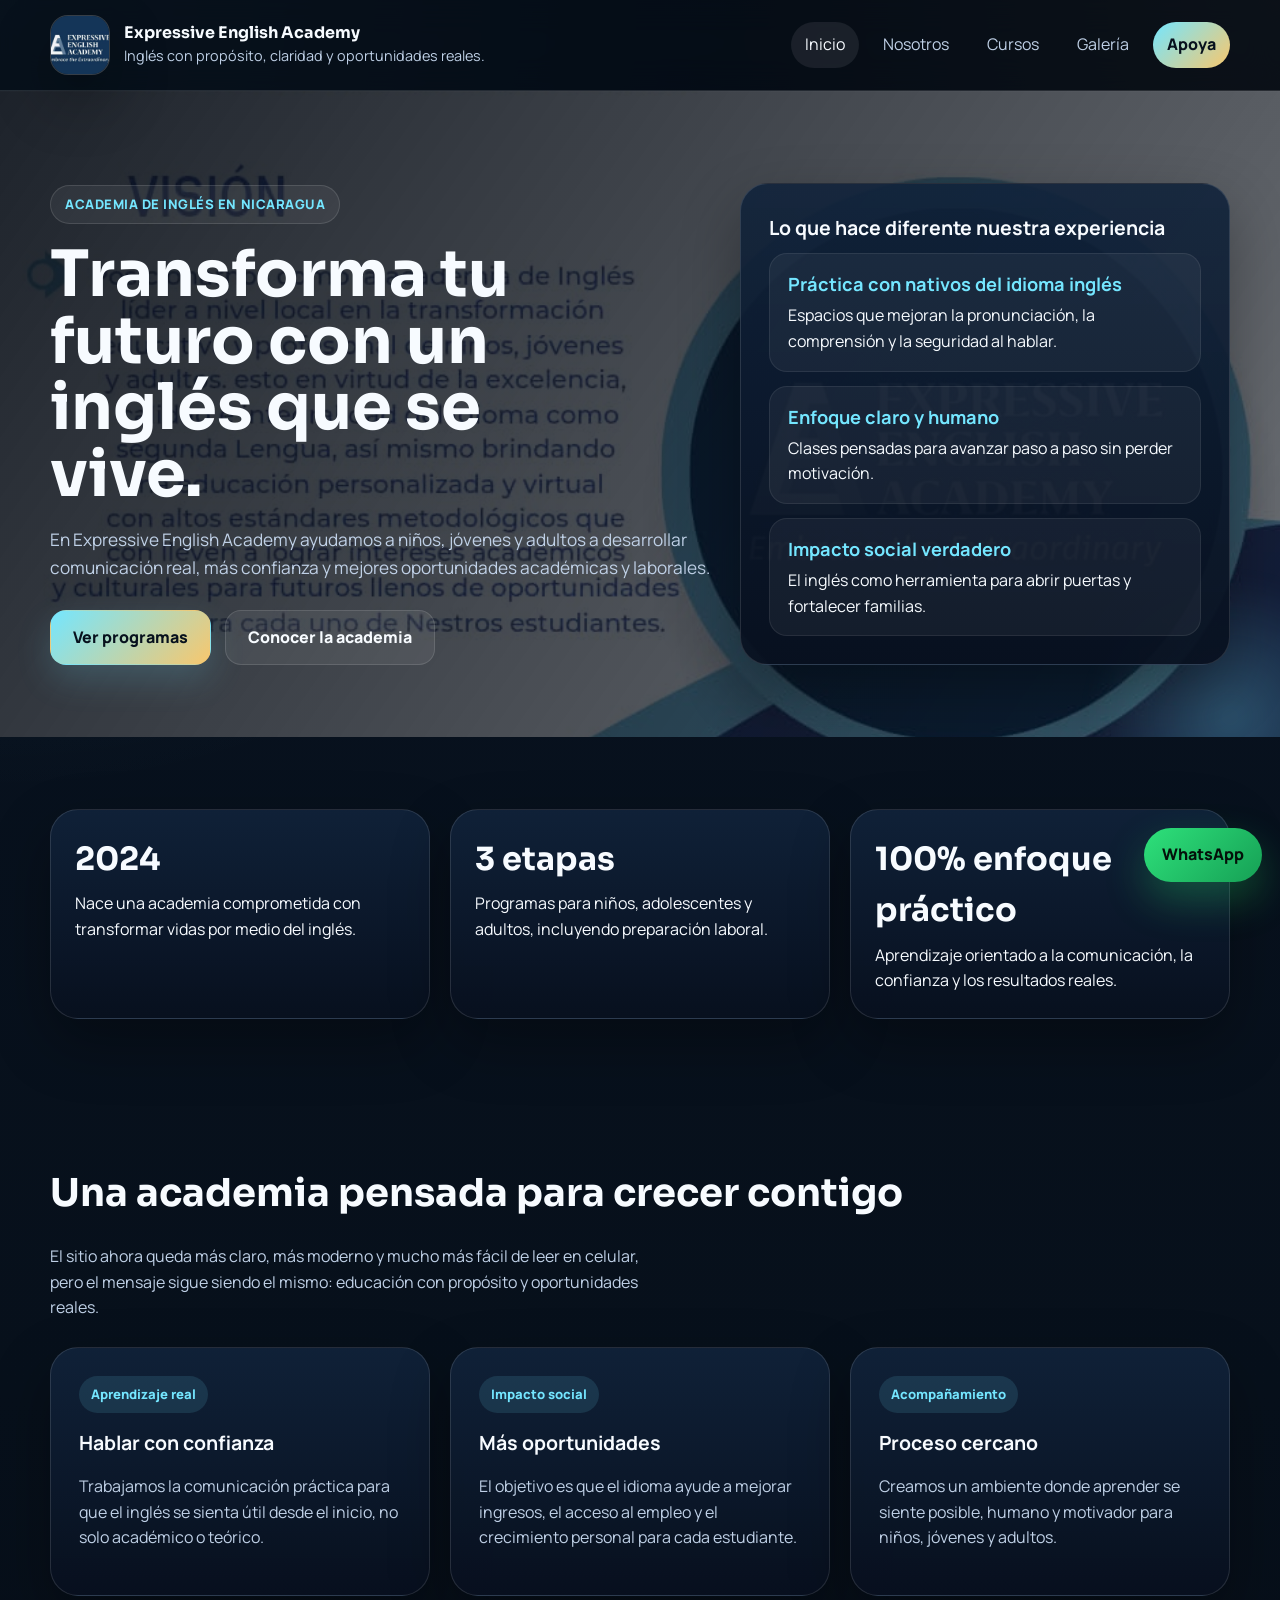
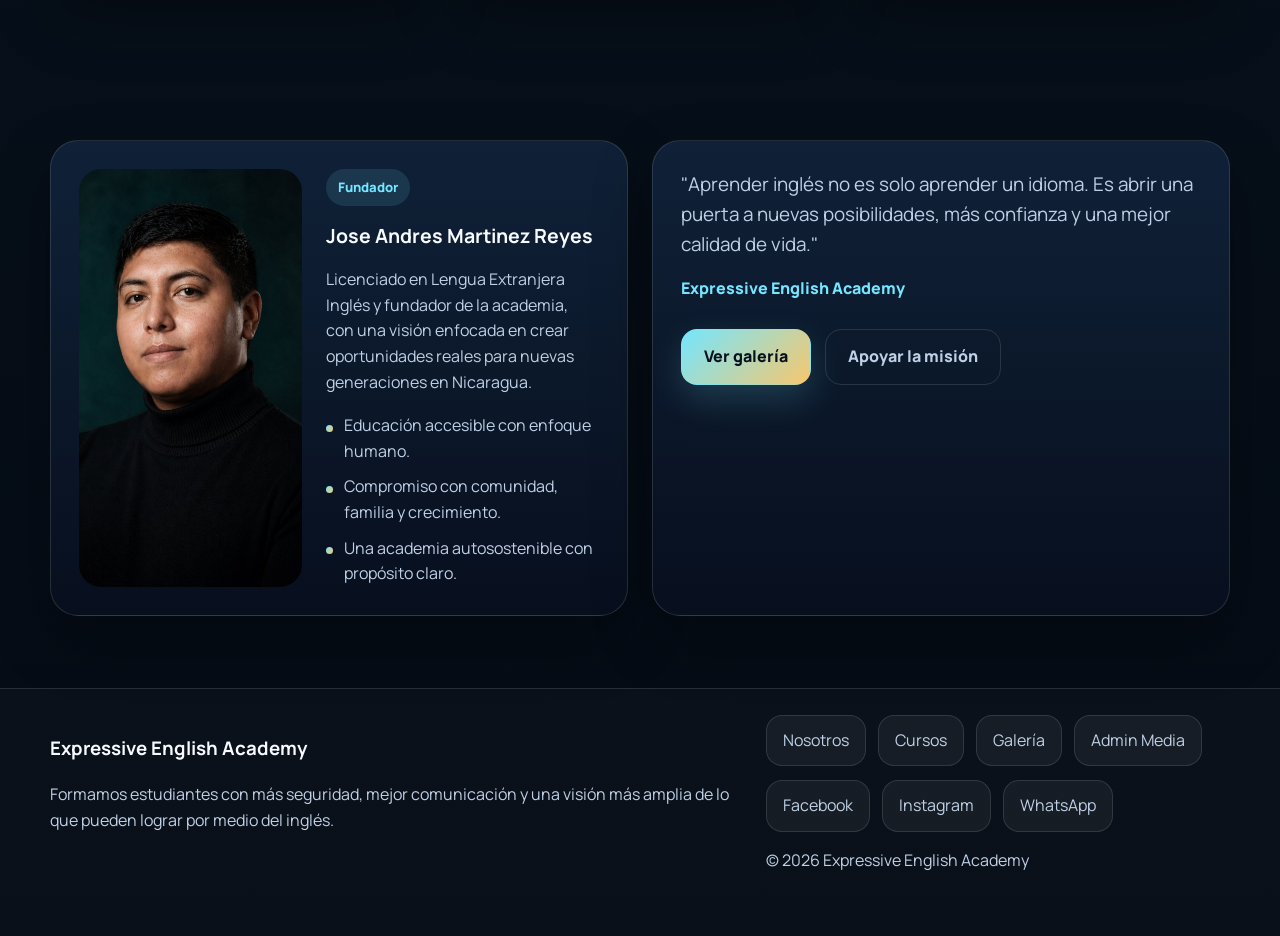
<file: index.html>
<!DOCTYPE html>
<html lang="es">
<head>
  <meta charset="UTF-8">
  <meta name="viewport" content="width=device-width, initial-scale=1.0">
  <meta name="description" content="Expressive English Academy transforma vidas a trav&eacute;s del ingl&eacute;s con cursos pr&aacute;cticos, acompa&ntilde;amiento real e impacto social.">
  <meta name="theme-color" content="#081220">
  <title>Expressive English Academy | Inicio</title>
  <style>
    @import url("https://fonts.googleapis.com/css2?family=Manrope:wght@400;500;600;700;800&family=Sora:wght@600;700;800&display=swap");

    :root {
      --bg: #061221;
      --panel: rgba(11, 26, 48, 0.88);
      --line: rgba(255, 255, 255, 0.12);
      --line-soft: rgba(255, 255, 255, 0.08);
      --text: #f7fbff;
      --muted: #bfd0e6;
      --accent: #74e6ff;
      --warm: #f8c76d;
      --shadow: 0 24px 60px rgba(0, 0, 0, 0.32);
      --radius-xl: 28px;
      --radius-lg: 22px;
      --radius-md: 16px;
      --radius-pill: 999px;
      --max-width: 1180px;
    }

    * {
      box-sizing: border-box;
    }

    html {
      scroll-behavior: smooth;
    }

    body {
      margin: 0;
      color: var(--text);
      font-family: "Manrope", sans-serif;
      line-height: 1.6;
      background:
        radial-gradient(circle at top left, rgba(116, 230, 255, 0.13), transparent 28%),
        radial-gradient(circle at top right, rgba(248, 199, 109, 0.14), transparent 22%),
        linear-gradient(180deg, #081220 0%, #07101b 55%, #050b14 100%);
    }

    img {
      display: block;
      max-width: 100%;
    }

    a {
      color: inherit;
      text-decoration: none;
    }

    button {
      font: inherit;
    }

    .container {
      width: min(var(--max-width), calc(100% - 2rem));
      margin: 0 auto;
    }

    .site-header {
      position: sticky;
      top: 0;
      z-index: 60;
      backdrop-filter: blur(16px);
      background: rgba(5, 11, 20, 0.78);
      border-bottom: 1px solid var(--line);
    }

    .header-inner {
      position: relative;
      display: flex;
      align-items: center;
      justify-content: space-between;
      gap: 1rem;
      padding: 15px 0;
    }

    .brand {
      display: flex;
      align-items: center;
      gap: 14px;
      min-width: 0;
    }

    .brand-logo {
      width: 60px;
      height: 60px;
      object-fit: cover;
      border-radius: 18px;
      border: 1px solid rgba(255, 255, 255, 0.14);
      box-shadow: var(--shadow);
      background: rgba(255,255,255,0.06);
    }

    .brand-copy strong {
      display: block;
      font-family: "Sora", sans-serif;
      font-size: 1rem;
      line-height: 1.3;
    }

    .brand-copy span {
      display: block;
      color: var(--muted);
      font-size: 0.9rem;
    }

    .nav-toggle {
      display: none;
      border: 1px solid var(--line);
      background: rgba(255, 255, 255, 0.05);
      color: var(--text);
      border-radius: var(--radius-pill);
      padding: 10px 16px;
      font-weight: 700;
      cursor: pointer;
    }

    .main-nav {
      display: flex;
      align-items: center;
      gap: 10px;
    }

    .main-nav a {
      padding: 10px 14px;
      border-radius: var(--radius-pill);
      color: var(--muted);
      transition: 0.25s ease;
    }

    .main-nav a:hover,
    .main-nav a.active {
      color: var(--text);
      background: rgba(255, 255, 255, 0.08);
    }

    .main-nav .nav-cta {
      color: #07111d;
      font-weight: 800;
      background: linear-gradient(135deg, var(--accent), var(--warm));
    }

    .hero {
      position: relative;
      overflow: hidden;
      padding: 92px 0 72px;
      background-image:
        linear-gradient(125deg, rgba(5, 11, 20, 0.9), rgba(5, 11, 20, 0.58)),
        var(--hero-image);
      background-size: cover;
      background-position: center;
    }

    .hero::after {
      content: "";
      position: absolute;
      right: -90px;
      bottom: -120px;
      width: 280px;
      height: 280px;
      border-radius: 50%;
      background: radial-gradient(circle, rgba(116, 230, 255, 0.26), transparent 70%);
      filter: blur(12px);
    }

    .hero-grid {
      position: relative;
      z-index: 1;
      display: grid;
      grid-template-columns: 1.15fr 0.85fr;
      gap: 26px;
      align-items: end;
    }

    .eyebrow {
      display: inline-flex;
      align-items: center;
      gap: 10px;
      padding: 8px 14px;
      border: 1px solid var(--line);
      border-radius: var(--radius-pill);
      background: rgba(255, 255, 255, 0.06);
      color: var(--accent);
      font-size: 0.82rem;
      font-weight: 800;
      letter-spacing: 0.04em;
      text-transform: uppercase;
    }

    .page-title {
      margin: 18px 0 0;
      font-family: "Sora", sans-serif;
      font-size: clamp(2.4rem, 5vw, 4.6rem);
      line-height: 1.04;
      max-width: 12ch;
    }

    .page-lead {
      margin: 18px 0 0;
      max-width: 62ch;
      color: var(--muted);
      font-size: 1.08rem;
    }

    .button-row {
      display: flex;
      flex-wrap: wrap;
      gap: 14px;
      margin-top: 28px;
    }

    .button {
      display: inline-flex;
      align-items: center;
      justify-content: center;
      gap: 10px;
      padding: 14px 22px;
      border: 1px solid transparent;
      border-radius: var(--radius-md);
      font-weight: 800;
      transition: 0.25s ease;
    }

    .button:hover {
      transform: translateY(-2px);
    }

    .button-primary {
      color: #07111d;
      background: linear-gradient(135deg, var(--accent), var(--warm));
      box-shadow: 0 14px 34px rgba(116, 230, 255, 0.18);
    }

    .button-secondary {
      background: rgba(255, 255, 255, 0.07);
      border-color: var(--line);
    }

    .button-ghost {
      color: var(--muted);
      border-color: var(--line);
      background: transparent;
    }

    .panel,
    .feature-card,
    .quote-card,
    .split-card,
    .stat-card {
      border: 1px solid var(--line);
      border-radius: var(--radius-xl);
      background: linear-gradient(180deg, rgba(17, 35, 59, 0.9), rgba(8, 16, 31, 0.94));
      box-shadow: var(--shadow);
    }

    .panel,
    .feature-card,
    .quote-card,
    .split-card {
      padding: 28px;
    }

    .panel h3,
    .feature-card h3,
    .split-card h3 {
      margin-top: 0;
      margin-bottom: 10px;
      font-size: 1.22rem;
    }

    .feature-card p,
    .split-card p,
    .panel p,
    .quote-card p {
      color: var(--muted);
    }

    .metric-list {
      display: grid;
      gap: 14px;
    }

    .metric-item {
      padding: 16px 18px;
      border-radius: 18px;
      border: 1px solid var(--line-soft);
      background: rgba(255, 255, 255, 0.05);
    }

    .metric-item strong {
      display: block;
      color: var(--accent);
      margin-bottom: 4px;
      font-size: 1.14rem;
    }

    .section {
      padding: 72px 0;
    }

    .section-heading {
      display: flex;
      align-items: end;
      justify-content: space-between;
      gap: 20px;
      flex-wrap: wrap;
      margin-bottom: 26px;
    }

    .section-heading h2 {
      margin: 0;
      font-family: "Sora", sans-serif;
      font-size: clamp(1.9rem, 3vw, 3rem);
    }

    .section-heading p {
      margin: 0;
      max-width: 62ch;
      color: var(--muted);
    }

    .stats-grid,
    .card-grid,
    .footer-grid {
      display: grid;
      gap: 20px;
    }

    .stats-grid,
    .card-grid {
      grid-template-columns: repeat(3, minmax(0, 1fr));
    }

    .stat-card {
      padding: 24px;
    }

    .stat-card strong {
      display: block;
      margin-bottom: 6px;
      font-family: "Sora", sans-serif;
      font-size: 2rem;
    }

    .badge {
      display: inline-flex;
      align-items: center;
      justify-content: center;
      margin-bottom: 14px;
      padding: 8px 12px;
      border-radius: var(--radius-pill);
      background: rgba(116, 230, 255, 0.12);
      color: var(--accent);
      font-size: 0.82rem;
      font-weight: 800;
    }

    .split-layout {
      display: grid;
      grid-template-columns: repeat(2, minmax(0, 1fr));
      gap: 24px;
    }

    .founder-card {
      display: grid;
      grid-template-columns: 0.9fr 1.1fr;
      gap: 24px;
      align-items: center;
    }

    .founder-card img {
      width: 100%;
      height: 100%;
      min-height: 280px;
      object-fit: cover;
      border-radius: var(--radius-lg);
      background: rgba(255,255,255,0.06);
    }

    .list {
      display: grid;
      gap: 10px;
      margin-top: 18px;
    }

    .list span {
      position: relative;
      display: block;
      padding-left: 18px;
      color: var(--muted);
    }

    .list span::before {
      content: "";
      position: absolute;
      left: 0;
      top: 0.72em;
      width: 7px;
      height: 7px;
      border-radius: 50%;
      background: linear-gradient(135deg, var(--accent), var(--warm));
    }

    .quote-card {
      padding: 28px;
    }

    .quote {
      margin: 0;
      font-size: 1.18rem;
      color: var(--text);
    }

    .quote-author {
      margin-top: 16px;
      color: var(--accent);
      font-weight: 800;
    }

    .social-row,
    .footer-links {
      display: flex;
      flex-wrap: wrap;
      gap: 12px;
    }

    .social-pill,
    .footer-links a {
      display: inline-flex;
      align-items: center;
      gap: 10px;
      padding: 12px 16px;
      border-radius: var(--radius-md);
      border: 1px solid var(--line);
      background: rgba(255, 255, 255, 0.05);
      color: var(--muted);
    }

    .social-pill:hover,
    .footer-links a:hover {
      color: var(--text);
    }

    .footer {
      padding: 26px 0 46px;
      border-top: 1px solid var(--line);
      background: rgba(255, 255, 255, 0.02);
    }

    .footer-grid {
      grid-template-columns: 1.2fr 0.8fr;
      align-items: start;
    }

    .footer-note,
    .muted {
      color: var(--muted);
    }

    .floating-whatsapp {
      position: fixed;
      right: 18px;
      bottom: 18px;
      z-index: 70;
      display: inline-flex;
      align-items: center;
      gap: 10px;
      padding: 14px 18px;
      border-radius: var(--radius-pill);
      background: linear-gradient(135deg, #2ee17b, #16a055);
      color: #04110a;
      font-weight: 900;
      box-shadow: 0 18px 40px rgba(37, 211, 102, 0.3);
    }

    @media (max-width: 960px) {
      .nav-toggle {
        display: inline-flex;
        align-items: center;
        justify-content: center;
      }

      .main-nav {
        position: absolute;
        top: calc(100% + 12px);
        left: 0;
        right: 0;
        display: none;
        flex-direction: column;
        align-items: stretch;
        gap: 8px;
        padding: 16px;
        border: 1px solid var(--line);
        border-radius: 24px;
        background: rgba(5, 11, 20, 0.98);
        box-shadow: var(--shadow);
      }

      .main-nav.open {
        display: flex;
      }

      .hero-grid,
      .stats-grid,
      .card-grid,
      .split-layout,
      .founder-card,
      .footer-grid {
        grid-template-columns: 1fr;
      }
    }

    @media (max-width: 640px) {
      .hero {
        padding: 78px 0 58px;
      }

      .section {
        padding: 58px 0;
      }

      .page-title {
        max-width: 14ch;
      }

      .panel,
      .feature-card,
      .quote-card,
      .split-card {
        padding: 22px;
      }

      .brand-copy span {
        font-size: 0.82rem;
      }

      .floating-whatsapp {
        padding: 12px 16px;
        font-size: 0.95rem;
      }
    }
  </style>
</head>
<body>
  <header class="site-header">
    <div class="container header-inner">
      <a class="brand" href="index.html">
        <img class="brand-logo" src="foto8.jpg.jpg" alt="Logo de Expressive English Academy" onerror="this.style.display='none'">
        <div class="brand-copy">
          <strong>Expressive English Academy</strong>
          <span>Ingl&eacute;s con prop&oacute;sito, claridad y oportunidades reales.</span>
        </div>
      </a>

      <button class="nav-toggle" id="navToggle" aria-expanded="false" aria-controls="siteNav">Menu</button>

      <nav class="main-nav" id="siteNav">
        <a class="active" href="index.html">Inicio</a>
        <a href="about.html">Nosotros</a>
        <a href="courses.html">Cursos</a>
        <a href="gallery.html">Galer&iacute;a</a>
        <a class="nav-cta" href="donate.html">Apoya</a>
      </nav>
    </div>
  </header>

  <main>
    <section class="hero" style="--hero-image: url('fotov6.jpg.jpg');">
      <div class="container hero-grid">
        <div>
          <span class="eyebrow">Academia de ingl&eacute;s en Nicaragua</span>
          <h1 class="page-title">Transforma tu futuro con un ingl&eacute;s que se vive.</h1>
          <p class="page-lead">
            En Expressive English Academy ayudamos a ni&ntilde;os, j&oacute;venes y adultos a desarrollar
            comunicaci&oacute;n real, m&aacute;s confianza y mejores oportunidades acad&eacute;micas y laborales.
          </p>
          <div class="button-row">
            <a class="button button-primary" href="courses.html">Ver programas</a>
            <a class="button button-secondary" href="about.html">Conocer la academia</a>
          </div>
        </div>

        <div class="panel">
          <h3>Lo que hace diferente nuestra experiencia</h3>
          <div class="metric-list">
            <div class="metric-item">
              <strong>Pr&aacute;ctica con nativos del idioma ingl&eacute;s</strong>
              <span>Espacios que mejoran la pronunciaci&oacute;n, la comprensi&oacute;n y la seguridad al hablar.</span>
            </div>
            <div class="metric-item">
              <strong>Enfoque claro y humano</strong>
              <span>Clases pensadas para avanzar paso a paso sin perder motivaci&oacute;n.</span>
            </div>
            <div class="metric-item">
              <strong>Impacto social verdadero</strong>
              <span>El ingl&eacute;s como herramienta para abrir puertas y fortalecer familias.</span>
            </div>
          </div>
        </div>
      </div>
    </section>

    <section class="section">
      <div class="container">
        <div class="stats-grid">
          <article class="stat-card">
            <strong>2024</strong>
            <span>Nace una academia comprometida con transformar vidas por medio del ingl&eacute;s.</span>
          </article>
          <article class="stat-card">
            <strong>3 etapas</strong>
            <span>Programas para ni&ntilde;os, adolescentes y adultos, incluyendo preparaci&oacute;n laboral.</span>
          </article>
          <article class="stat-card">
            <strong>100% enfoque pr&aacute;ctico</strong>
            <span>Aprendizaje orientado a la comunicaci&oacute;n, la confianza y los resultados reales.</span>
          </article>
        </div>
      </div>
    </section>

    <section class="section">
      <div class="container">
        <div class="section-heading">
          <h2>Una academia pensada para crecer contigo</h2>
          <p>
            El sitio ahora queda m&aacute;s claro, m&aacute;s moderno y mucho m&aacute;s f&aacute;cil de leer en celular,
            pero el mensaje sigue siendo el mismo: educaci&oacute;n con prop&oacute;sito y oportunidades reales.
          </p>
        </div>

        <div class="card-grid">
          <article class="feature-card">
            <span class="badge">Aprendizaje real</span>
            <h3>Hablar con confianza</h3>
            <p>
              Trabajamos la comunicaci&oacute;n pr&aacute;ctica para que el ingl&eacute;s se sienta &uacute;til desde el inicio,
              no solo acad&eacute;mico o te&oacute;rico.
            </p>
          </article>

          <article class="feature-card">
            <span class="badge">Impacto social</span>
            <h3>M&aacute;s oportunidades</h3>
            <p>
              El objetivo es que el idioma ayude a mejorar ingresos, el acceso al empleo y el crecimiento
              personal para cada estudiante.
            </p>
          </article>

          <article class="feature-card">
            <span class="badge">Acompa&ntilde;amiento</span>
            <h3>Proceso cercano</h3>
            <p>
              Creamos un ambiente donde aprender se siente posible, humano y motivador para ni&ntilde;os,
              j&oacute;venes y adultos.
            </p>
          </article>
        </div>
      </div>
    </section>

    <section class="section">
      <div class="container split-layout">
        <article class="split-card founder-card">
          <img src="foto7.jpg.jpg" alt="Jose Andres Martinez Reyes, fundador de Expressive English Academy" onerror="this.style.display='none'">
          <div>
            <span class="badge">Fundador</span>
            <h3>Jose Andres Martinez Reyes</h3>
            <p>
              Licenciado en Lengua Extranjera Ingl&eacute;s y fundador de la academia, con una visi&oacute;n
              enfocada en crear oportunidades reales para nuevas generaciones en Nicaragua.
            </p>
            <div class="list">
              <span>Educaci&oacute;n accesible con enfoque humano.</span>
              <span>Compromiso con comunidad, familia y crecimiento.</span>
              <span>Una academia autosostenible con prop&oacute;sito claro.</span>
            </div>
          </div>
        </article>

        <article class="quote-card">
          <p class="quote">
            "Aprender ingl&eacute;s no es solo aprender un idioma. Es abrir una puerta a nuevas
            posibilidades, m&aacute;s confianza y una mejor calidad de vida."
          </p>
          <div class="quote-author">Expressive English Academy</div>

          <div class="button-row">
            <a class="button button-primary" href="gallery.html">Ver galer&iacute;a</a>
            <a class="button button-ghost" href="donate.html">Apoyar la misi&oacute;n</a>
          </div>
        </article>
      </div>
    </section>
  </main>

  <footer class="footer">
    <div class="container footer-grid">
      <div>
        <h3>Expressive English Academy</h3>
        <p class="footer-note">
          Formamos estudiantes con m&aacute;s seguridad, mejor comunicaci&oacute;n y una visi&oacute;n m&aacute;s amplia
          de lo que pueden lograr por medio del ingl&eacute;s.
        </p>
      </div>

      <div>
        <div class="footer-links">
          <a href="about.html">Nosotros</a>
          <a href="courses.html">Cursos</a>
          <a href="gallery.html">Galer&iacute;a</a>
          <a href="admin-media.html">Admin Media</a>
        </div>
        <div class="social-row" style="margin-top: 14px;">
          <a class="social-pill" href="https://www.facebook.com/p/Expressive-English-Academy-61554703284587/" target="_blank" rel="noopener">Facebook</a>
          <a class="social-pill" href="https://www.instagram.com/expressiveenglishacademy/" target="_blank" rel="noopener">Instagram</a>
          <a class="social-pill" href="https://wa.me/50582581434?text=Hola%20quiero%20informacion%20sobre%20los%20cursos%20de%20ingles" target="_blank" rel="noopener">WhatsApp</a>
        </div>
        <p class="muted" style="margin-top: 16px;">&copy; <span id="year"></span> Expressive English Academy</p>
      </div>
    </div>
  </footer>

  <a
    class="floating-whatsapp"
    href="https://wa.me/50582581434?text=Hola%20quiero%20informacion%20sobre%20los%20cursos%20y%20tambien%20como%20puedo%20apoyar%20con%20donaciones"
    target="_blank"
    rel="noopener"
  >
    WhatsApp
  </a>

  <script>
    (function () {
      var navToggle = document.getElementById("navToggle");
      var siteNav = document.getElementById("siteNav");
      var year = document.getElementById("year");

      if (year) {
        year.textContent = new Date().getFullYear();
      }

      if (navToggle && siteNav) {
        navToggle.addEventListener("click", function () {
          var isOpen = siteNav.classList.toggle("open");
          navToggle.setAttribute("aria-expanded", String(isOpen));
        });

        siteNav.querySelectorAll("a").forEach(function (link) {
          link.addEventListener("click", function () {
            siteNav.classList.remove("open");
            navToggle.setAttribute("aria-expanded", "false");
          });
        });
      }
    })();
  </script>
</body>
</html>
</file>
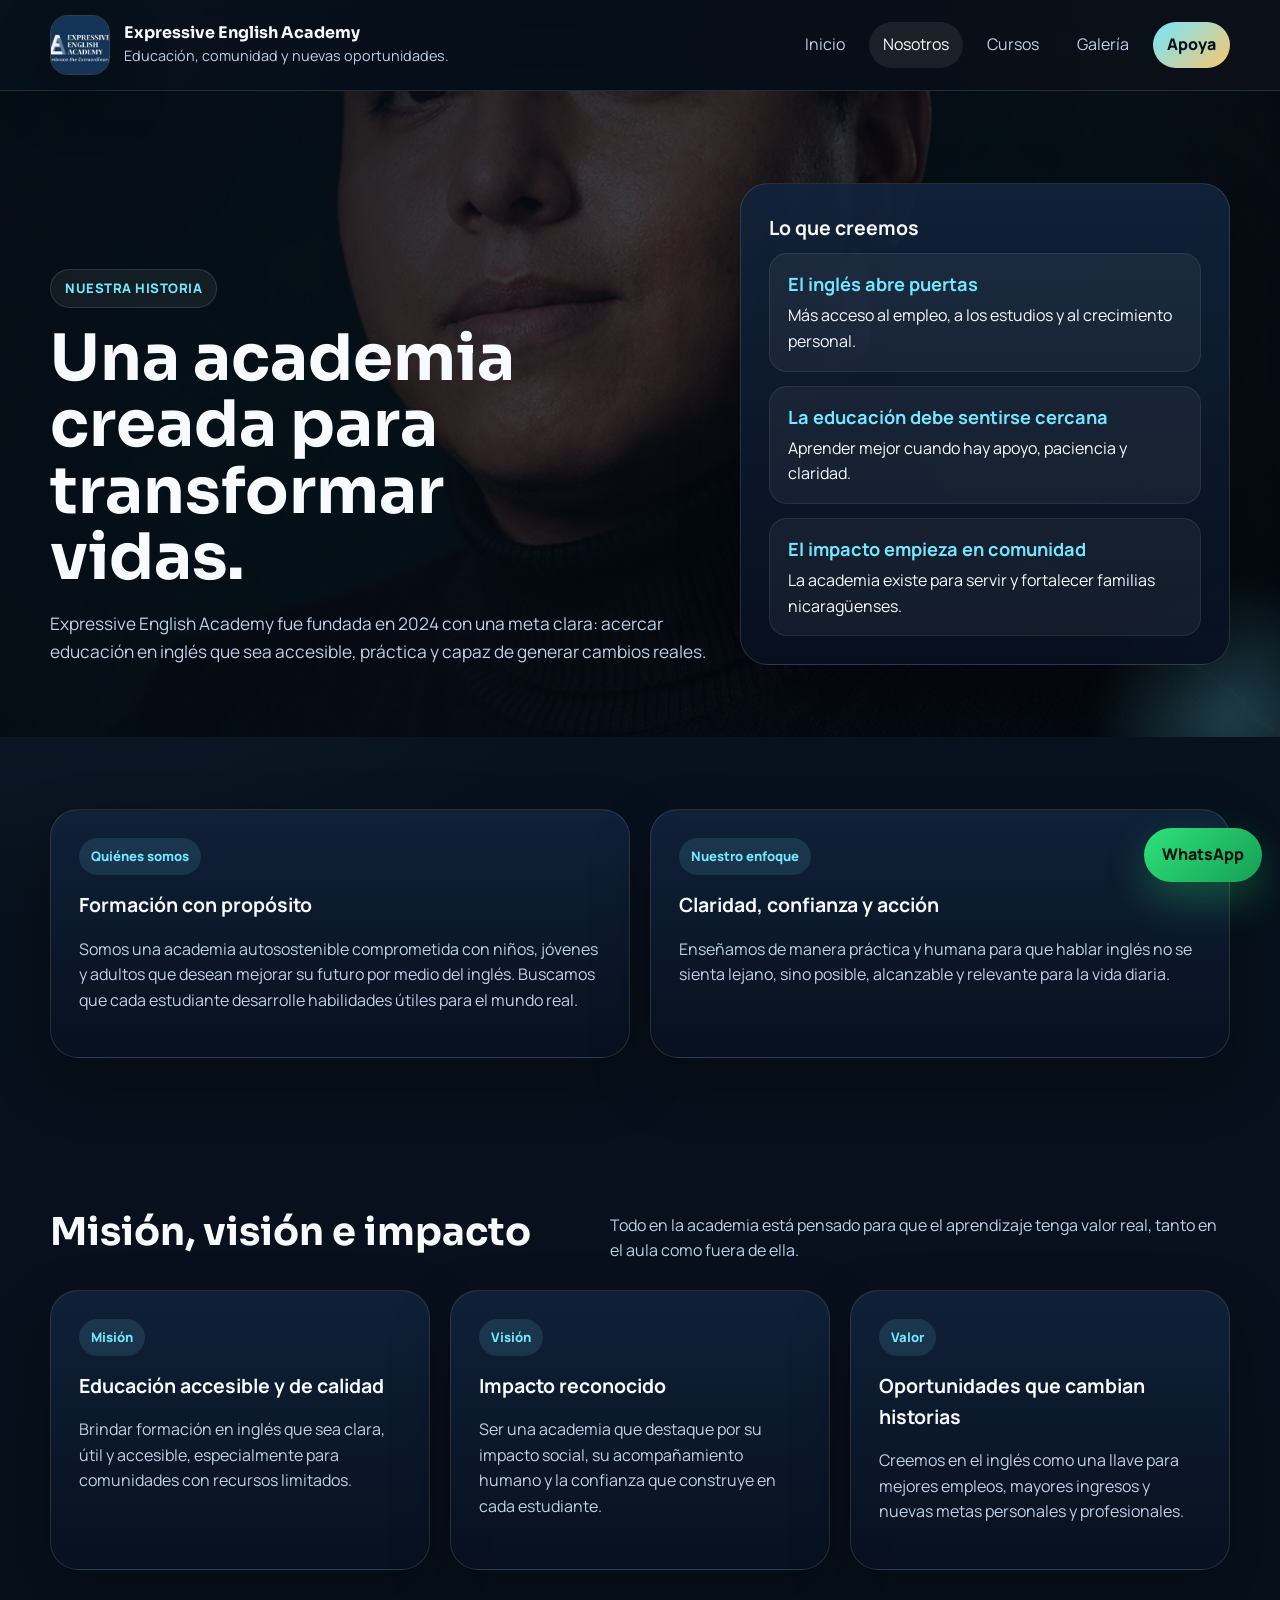
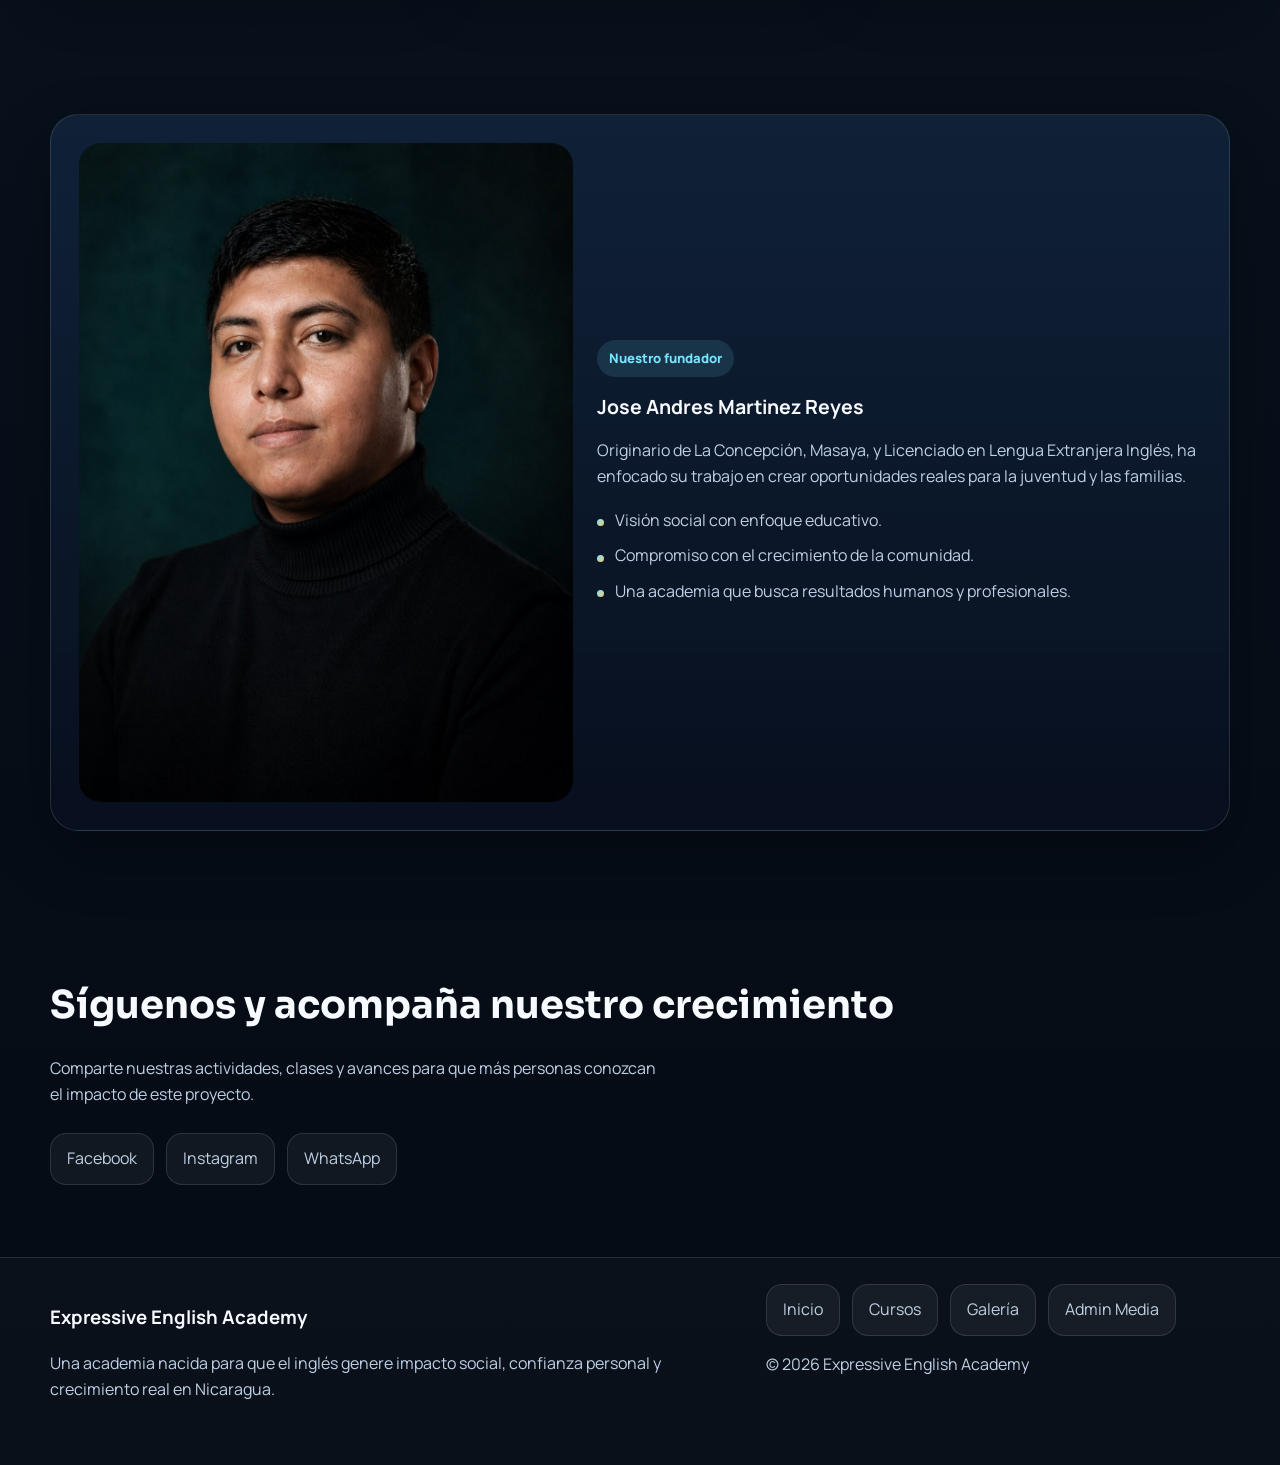
<file: about.html>
<!DOCTYPE html>
<html lang="es">
<head>
  <meta charset="UTF-8">
  <meta name="viewport" content="width=device-width, initial-scale=1.0">
  <meta name="description" content="Conoce la historia, la misi&oacute;n y la visi&oacute;n de Expressive English Academy.">
  <meta name="theme-color" content="#081220">
  <title>Expressive English Academy | Nosotros</title>
  <style>
    @import url("https://fonts.googleapis.com/css2?family=Manrope:wght@400;500;600;700;800&family=Sora:wght@600;700;800&display=swap");

    :root {
      --bg: #061221;
      --panel: rgba(11, 26, 48, 0.88);
      --line: rgba(255, 255, 255, 0.12);
      --line-soft: rgba(255, 255, 255, 0.08);
      --text: #f7fbff;
      --muted: #bfd0e6;
      --accent: #74e6ff;
      --warm: #f8c76d;
      --shadow: 0 24px 60px rgba(0, 0, 0, 0.32);
      --radius-xl: 28px;
      --radius-lg: 22px;
      --radius-md: 16px;
      --radius-pill: 999px;
      --max-width: 1180px;
    }

    * {
      box-sizing: border-box;
    }

    html {
      scroll-behavior: smooth;
    }

    body {
      margin: 0;
      color: var(--text);
      font-family: "Manrope", sans-serif;
      line-height: 1.6;
      background:
        radial-gradient(circle at top left, rgba(116, 230, 255, 0.13), transparent 28%),
        radial-gradient(circle at top right, rgba(248, 199, 109, 0.14), transparent 22%),
        linear-gradient(180deg, #081220 0%, #07101b 55%, #050b14 100%);
    }

    img {
      display: block;
      max-width: 100%;
    }

    a {
      color: inherit;
      text-decoration: none;
    }

    button {
      font: inherit;
    }

    .container {
      width: min(var(--max-width), calc(100% - 2rem));
      margin: 0 auto;
    }

    .site-header {
      position: sticky;
      top: 0;
      z-index: 60;
      backdrop-filter: blur(16px);
      background: rgba(5, 11, 20, 0.78);
      border-bottom: 1px solid var(--line);
    }

    .header-inner {
      position: relative;
      display: flex;
      align-items: center;
      justify-content: space-between;
      gap: 1rem;
      padding: 15px 0;
    }

    .brand {
      display: flex;
      align-items: center;
      gap: 14px;
      min-width: 0;
    }

    .brand-logo {
      width: 60px;
      height: 60px;
      object-fit: cover;
      border-radius: 18px;
      border: 1px solid rgba(255, 255, 255, 0.14);
      box-shadow: var(--shadow);
      background: rgba(255,255,255,0.06);
    }

    .brand-copy strong {
      display: block;
      font-family: "Sora", sans-serif;
      font-size: 1rem;
      line-height: 1.3;
    }

    .brand-copy span {
      display: block;
      color: var(--muted);
      font-size: 0.9rem;
    }

    .nav-toggle {
      display: none;
      border: 1px solid var(--line);
      background: rgba(255, 255, 255, 0.05);
      color: var(--text);
      border-radius: var(--radius-pill);
      padding: 10px 16px;
      font-weight: 700;
      cursor: pointer;
    }

    .main-nav {
      display: flex;
      align-items: center;
      gap: 10px;
    }

    .main-nav a {
      padding: 10px 14px;
      border-radius: var(--radius-pill);
      color: var(--muted);
      transition: 0.25s ease;
    }

    .main-nav a:hover,
    .main-nav a.active {
      color: var(--text);
      background: rgba(255, 255, 255, 0.08);
    }

    .main-nav .nav-cta {
      color: #07111d;
      font-weight: 800;
      background: linear-gradient(135deg, var(--accent), var(--warm));
    }

    .hero {
      position: relative;
      overflow: hidden;
      padding: 92px 0 72px;
      background-image:
        linear-gradient(125deg, rgba(5, 11, 20, 0.9), rgba(5, 11, 20, 0.58)),
        var(--hero-image);
      background-size: cover;
      background-position: center;
    }

    .hero::after {
      content: "";
      position: absolute;
      right: -90px;
      bottom: -120px;
      width: 280px;
      height: 280px;
      border-radius: 50%;
      background: radial-gradient(circle, rgba(116, 230, 255, 0.26), transparent 70%);
      filter: blur(12px);
    }

    .hero-grid {
      position: relative;
      z-index: 1;
      display: grid;
      grid-template-columns: 1.15fr 0.85fr;
      gap: 26px;
      align-items: end;
    }

    .eyebrow {
      display: inline-flex;
      align-items: center;
      gap: 10px;
      padding: 8px 14px;
      border: 1px solid var(--line);
      border-radius: var(--radius-pill);
      background: rgba(255, 255, 255, 0.06);
      color: var(--accent);
      font-size: 0.82rem;
      font-weight: 800;
      letter-spacing: 0.04em;
      text-transform: uppercase;
    }

    .page-title {
      margin: 18px 0 0;
      font-family: "Sora", sans-serif;
      font-size: clamp(2.4rem, 5vw, 4.6rem);
      line-height: 1.04;
      max-width: 12ch;
    }

    .page-lead {
      margin: 18px 0 0;
      max-width: 62ch;
      color: var(--muted);
      font-size: 1.08rem;
    }

    .button-row {
      display: flex;
      flex-wrap: wrap;
      gap: 14px;
      margin-top: 28px;
    }

    .button {
      display: inline-flex;
      align-items: center;
      justify-content: center;
      gap: 10px;
      padding: 14px 22px;
      border: 1px solid transparent;
      border-radius: var(--radius-md);
      font-weight: 800;
      transition: 0.25s ease;
    }

    .button:hover {
      transform: translateY(-2px);
    }

    .button-primary {
      color: #07111d;
      background: linear-gradient(135deg, var(--accent), var(--warm));
      box-shadow: 0 14px 34px rgba(116, 230, 255, 0.18);
    }

    .button-secondary {
      background: rgba(255, 255, 255, 0.07);
      border-color: var(--line);
    }

    .panel,
    .feature-card,
    .split-card {
      border: 1px solid var(--line);
      border-radius: var(--radius-xl);
      background: linear-gradient(180deg, rgba(17, 35, 59, 0.9), rgba(8, 16, 31, 0.94));
      box-shadow: var(--shadow);
      padding: 28px;
    }

    .panel h3,
    .feature-card h3,
    .split-card h3 {
      margin-top: 0;
      margin-bottom: 10px;
      font-size: 1.22rem;
    }

    .feature-card p,
    .split-card p,
    .panel p {
      color: var(--muted);
    }

    .metric-list {
      display: grid;
      gap: 14px;
    }

    .metric-item {
      padding: 16px 18px;
      border-radius: 18px;
      border: 1px solid var(--line-soft);
      background: rgba(255, 255, 255, 0.05);
    }

    .metric-item strong {
      display: block;
      color: var(--accent);
      margin-bottom: 4px;
      font-size: 1.14rem;
    }

    .section {
      padding: 72px 0;
    }

    .section-heading {
      display: flex;
      align-items: end;
      justify-content: space-between;
      gap: 20px;
      flex-wrap: wrap;
      margin-bottom: 26px;
    }

    .section-heading h2 {
      margin: 0;
      font-family: "Sora", sans-serif;
      font-size: clamp(1.9rem, 3vw, 3rem);
    }

    .section-heading p {
      margin: 0;
      max-width: 62ch;
      color: var(--muted);
    }

    .card-grid,
    .split-layout,
    .footer-grid {
      display: grid;
      gap: 20px;
    }

    .card-grid {
      grid-template-columns: repeat(3, minmax(0, 1fr));
    }

    .split-layout {
      grid-template-columns: repeat(2, minmax(0, 1fr));
    }

    .badge {
      display: inline-flex;
      align-items: center;
      justify-content: center;
      margin-bottom: 14px;
      padding: 8px 12px;
      border-radius: var(--radius-pill);
      background: rgba(116, 230, 255, 0.12);
      color: var(--accent);
      font-size: 0.82rem;
      font-weight: 800;
    }

    .founder-card {
      display: grid;
      grid-template-columns: 0.9fr 1.1fr;
      gap: 24px;
      align-items: center;
    }

    .founder-card img {
      width: 100%;
      height: 100%;
      min-height: 280px;
      object-fit: cover;
      border-radius: var(--radius-lg);
      background: rgba(255,255,255,0.06);
    }

    .list {
      display: grid;
      gap: 10px;
      margin-top: 18px;
    }

    .list span {
      position: relative;
      display: block;
      padding-left: 18px;
      color: var(--muted);
    }

    .list span::before {
      content: "";
      position: absolute;
      left: 0;
      top: 0.72em;
      width: 7px;
      height: 7px;
      border-radius: 50%;
      background: linear-gradient(135deg, var(--accent), var(--warm));
    }

    .social-row,
    .footer-links {
      display: flex;
      flex-wrap: wrap;
      gap: 12px;
    }

    .social-pill,
    .footer-links a {
      display: inline-flex;
      align-items: center;
      gap: 10px;
      padding: 12px 16px;
      border-radius: var(--radius-md);
      border: 1px solid var(--line);
      background: rgba(255, 255, 255, 0.05);
      color: var(--muted);
    }

    .social-pill:hover,
    .footer-links a:hover {
      color: var(--text);
    }

    .footer {
      padding: 26px 0 46px;
      border-top: 1px solid var(--line);
      background: rgba(255, 255, 255, 0.02);
    }

    .footer-grid {
      grid-template-columns: 1.2fr 0.8fr;
      align-items: start;
    }

    .footer-note,
    .muted {
      color: var(--muted);
    }

    .floating-whatsapp {
      position: fixed;
      right: 18px;
      bottom: 18px;
      z-index: 70;
      display: inline-flex;
      align-items: center;
      gap: 10px;
      padding: 14px 18px;
      border-radius: var(--radius-pill);
      background: linear-gradient(135deg, #2ee17b, #16a055);
      color: #04110a;
      font-weight: 900;
      box-shadow: 0 18px 40px rgba(37, 211, 102, 0.3);
    }

    @media (max-width: 960px) {
      .nav-toggle {
        display: inline-flex;
        align-items: center;
        justify-content: center;
      }

      .main-nav {
        position: absolute;
        top: calc(100% + 12px);
        left: 0;
        right: 0;
        display: none;
        flex-direction: column;
        align-items: stretch;
        gap: 8px;
        padding: 16px;
        border: 1px solid var(--line);
        border-radius: 24px;
        background: rgba(5, 11, 20, 0.98);
        box-shadow: var(--shadow);
      }

      .main-nav.open {
        display: flex;
      }

      .hero-grid,
      .card-grid,
      .split-layout,
      .founder-card,
      .footer-grid {
        grid-template-columns: 1fr;
      }
    }

    @media (max-width: 640px) {
      .hero {
        padding: 78px 0 58px;
      }

      .section {
        padding: 58px 0;
      }

      .page-title {
        max-width: 14ch;
      }

      .panel,
      .feature-card,
      .split-card {
        padding: 22px;
      }

      .brand-copy span {
        font-size: 0.82rem;
      }

      .floating-whatsapp {
        padding: 12px 16px;
        font-size: 0.95rem;
      }
    }
  </style>
</head>
<body>
  <header class="site-header">
    <div class="container header-inner">
      <a class="brand" href="index.html">
        <img class="brand-logo" src="foto8.jpg.jpg" alt="Logo de Expressive English Academy" onerror="this.style.display='none'">
        <div class="brand-copy">
          <strong>Expressive English Academy</strong>
          <span>Educaci&oacute;n, comunidad y nuevas oportunidades.</span>
        </div>
      </a>

      <button class="nav-toggle" id="navToggle" aria-expanded="false" aria-controls="siteNav">Menu</button>

      <nav class="main-nav" id="siteNav">
        <a href="index.html">Inicio</a>
        <a class="active" href="about.html">Nosotros</a>
        <a href="courses.html">Cursos</a>
        <a href="gallery.html">Galer&iacute;a</a>
        <a class="nav-cta" href="donate.html">Apoya</a>
      </nav>
    </div>
  </header>

  <main>
    <section class="hero" style="--hero-image: url('foto7.jpg.jpg');">
      <div class="container hero-grid">
        <div>
          <span class="eyebrow">Nuestra historia</span>
          <h1 class="page-title">Una academia creada para transformar vidas.</h1>
          <p class="page-lead">
            Expressive English Academy fue fundada en 2024 con una meta clara:
            acercar educaci&oacute;n en ingl&eacute;s que sea accesible, pr&aacute;ctica y capaz de generar cambios reales.
          </p>
        </div>

        <div class="panel">
          <h3>Lo que creemos</h3>
          <div class="metric-list">
            <div class="metric-item">
              <strong>El ingl&eacute;s abre puertas</strong>
              <span>M&aacute;s acceso al empleo, a los estudios y al crecimiento personal.</span>
            </div>
            <div class="metric-item">
              <strong>La educaci&oacute;n debe sentirse cercana</strong>
              <span>Aprender mejor cuando hay apoyo, paciencia y claridad.</span>
            </div>
            <div class="metric-item">
              <strong>El impacto empieza en comunidad</strong>
              <span>La academia existe para servir y fortalecer familias nicarag&uuml;enses.</span>
            </div>
          </div>
        </div>
      </div>
    </section>

    <section class="section">
      <div class="container split-layout">
        <article class="split-card">
          <span class="badge">Qui&eacute;nes somos</span>
          <h3>Formaci&oacute;n con prop&oacute;sito</h3>
          <p>
            Somos una academia autosostenible comprometida con ni&ntilde;os, j&oacute;venes y adultos
            que desean mejorar su futuro por medio del ingl&eacute;s. Buscamos que cada estudiante
            desarrolle habilidades &uacute;tiles para el mundo real.
          </p>
        </article>

        <article class="split-card">
          <span class="badge">Nuestro enfoque</span>
          <h3>Claridad, confianza y acci&oacute;n</h3>
          <p>
            Ense&ntilde;amos de manera pr&aacute;ctica y humana para que hablar ingl&eacute;s no se sienta lejano,
            sino posible, alcanzable y relevante para la vida diaria.
          </p>
        </article>
      </div>
    </section>

    <section class="section">
      <div class="container">
        <div class="section-heading">
          <h2>Misi&oacute;n, visi&oacute;n e impacto</h2>
          <p>
            Todo en la academia est&aacute; pensado para que el aprendizaje tenga valor real,
            tanto en el aula como fuera de ella.
          </p>
        </div>

        <div class="card-grid">
          <article class="feature-card">
            <span class="badge">Misi&oacute;n</span>
            <h3>Educaci&oacute;n accesible y de calidad</h3>
            <p>
              Brindar formaci&oacute;n en ingl&eacute;s que sea clara, &uacute;til y accesible, especialmente
              para comunidades con recursos limitados.
            </p>
          </article>

          <article class="feature-card">
            <span class="badge">Visi&oacute;n</span>
            <h3>Impacto reconocido</h3>
            <p>
              Ser una academia que destaque por su impacto social, su acompa&ntilde;amiento humano
              y la confianza que construye en cada estudiante.
            </p>
          </article>

          <article class="feature-card">
            <span class="badge">Valor</span>
            <h3>Oportunidades que cambian historias</h3>
            <p>
              Creemos en el ingl&eacute;s como una llave para mejores empleos, mayores ingresos
              y nuevas metas personales y profesionales.
            </p>
          </article>
        </div>
      </div>
    </section>

    <section class="section">
      <div class="container">
        <article class="split-card founder-card">
          <img src="foto7.jpg.jpg" alt="Jose Andres Martinez Reyes" onerror="this.style.display='none'">
          <div>
            <span class="badge">Nuestro fundador</span>
            <h3>Jose Andres Martinez Reyes</h3>
            <p>
              Originario de La Concepci&oacute;n, Masaya, y Licenciado en Lengua Extranjera Ingl&eacute;s,
              ha enfocado su trabajo en crear oportunidades reales para la juventud y las familias.
            </p>
            <div class="list">
              <span>Visi&oacute;n social con enfoque educativo.</span>
              <span>Compromiso con el crecimiento de la comunidad.</span>
              <span>Una academia que busca resultados humanos y profesionales.</span>
            </div>
          </div>
        </article>
      </div>
    </section>

    <section class="section">
      <div class="container">
        <div class="section-heading">
          <h2>S&iacute;guenos y acompa&ntilde;a nuestro crecimiento</h2>
          <p>
            Comparte nuestras actividades, clases y avances para que m&aacute;s personas conozcan
            el impacto de este proyecto.
          </p>
        </div>

        <div class="social-row">
          <a class="social-pill" href="https://www.facebook.com/p/Expressive-English-Academy-61554703284587/" target="_blank" rel="noopener">Facebook</a>
          <a class="social-pill" href="https://www.instagram.com/expressiveenglishacademy/" target="_blank" rel="noopener">Instagram</a>
          <a class="social-pill" href="https://wa.me/50582581434?text=Hola%20quiero%20informacion%20sobre%20Expressive%20English%20Academy" target="_blank" rel="noopener">WhatsApp</a>
        </div>
      </div>
    </section>
  </main>

  <footer class="footer">
    <div class="container footer-grid">
      <div>
        <h3>Expressive English Academy</h3>
        <p class="footer-note">
          Una academia nacida para que el ingl&eacute;s genere impacto social, confianza personal
          y crecimiento real en Nicaragua.
        </p>
      </div>

      <div>
        <div class="footer-links">
          <a href="index.html">Inicio</a>
          <a href="courses.html">Cursos</a>
          <a href="gallery.html">Galer&iacute;a</a>
          <a href="admin-media.html">Admin Media</a>
        </div>
        <p class="muted" style="margin-top: 16px;">&copy; <span id="year"></span> Expressive English Academy</p>
      </div>
    </div>
  </footer>

  <a
    class="floating-whatsapp"
    href="https://wa.me/50582581434?text=Hola%20quiero%20informacion%20sobre%20los%20cursos%20y%20tambien%20como%20puedo%20apoyar%20con%20donaciones"
    target="_blank"
    rel="noopener"
  >
    WhatsApp
  </a>

  <script>
    (function () {
      var navToggle = document.getElementById("navToggle");
      var siteNav = document.getElementById("siteNav");
      var year = document.getElementById("year");

      if (year) {
        year.textContent = new Date().getFullYear();
      }

      if (navToggle && siteNav) {
        navToggle.addEventListener("click", function () {
          var isOpen = siteNav.classList.toggle("open");
          navToggle.setAttribute("aria-expanded", String(isOpen));
        });

        siteNav.querySelectorAll("a").forEach(function (link) {
          link.addEventListener("click", function () {
            siteNav.classList.remove("open");
            navToggle.setAttribute("aria-expanded", "false");
          });
        });
      }
    })();
  </script>
</body>
</html>
</file>
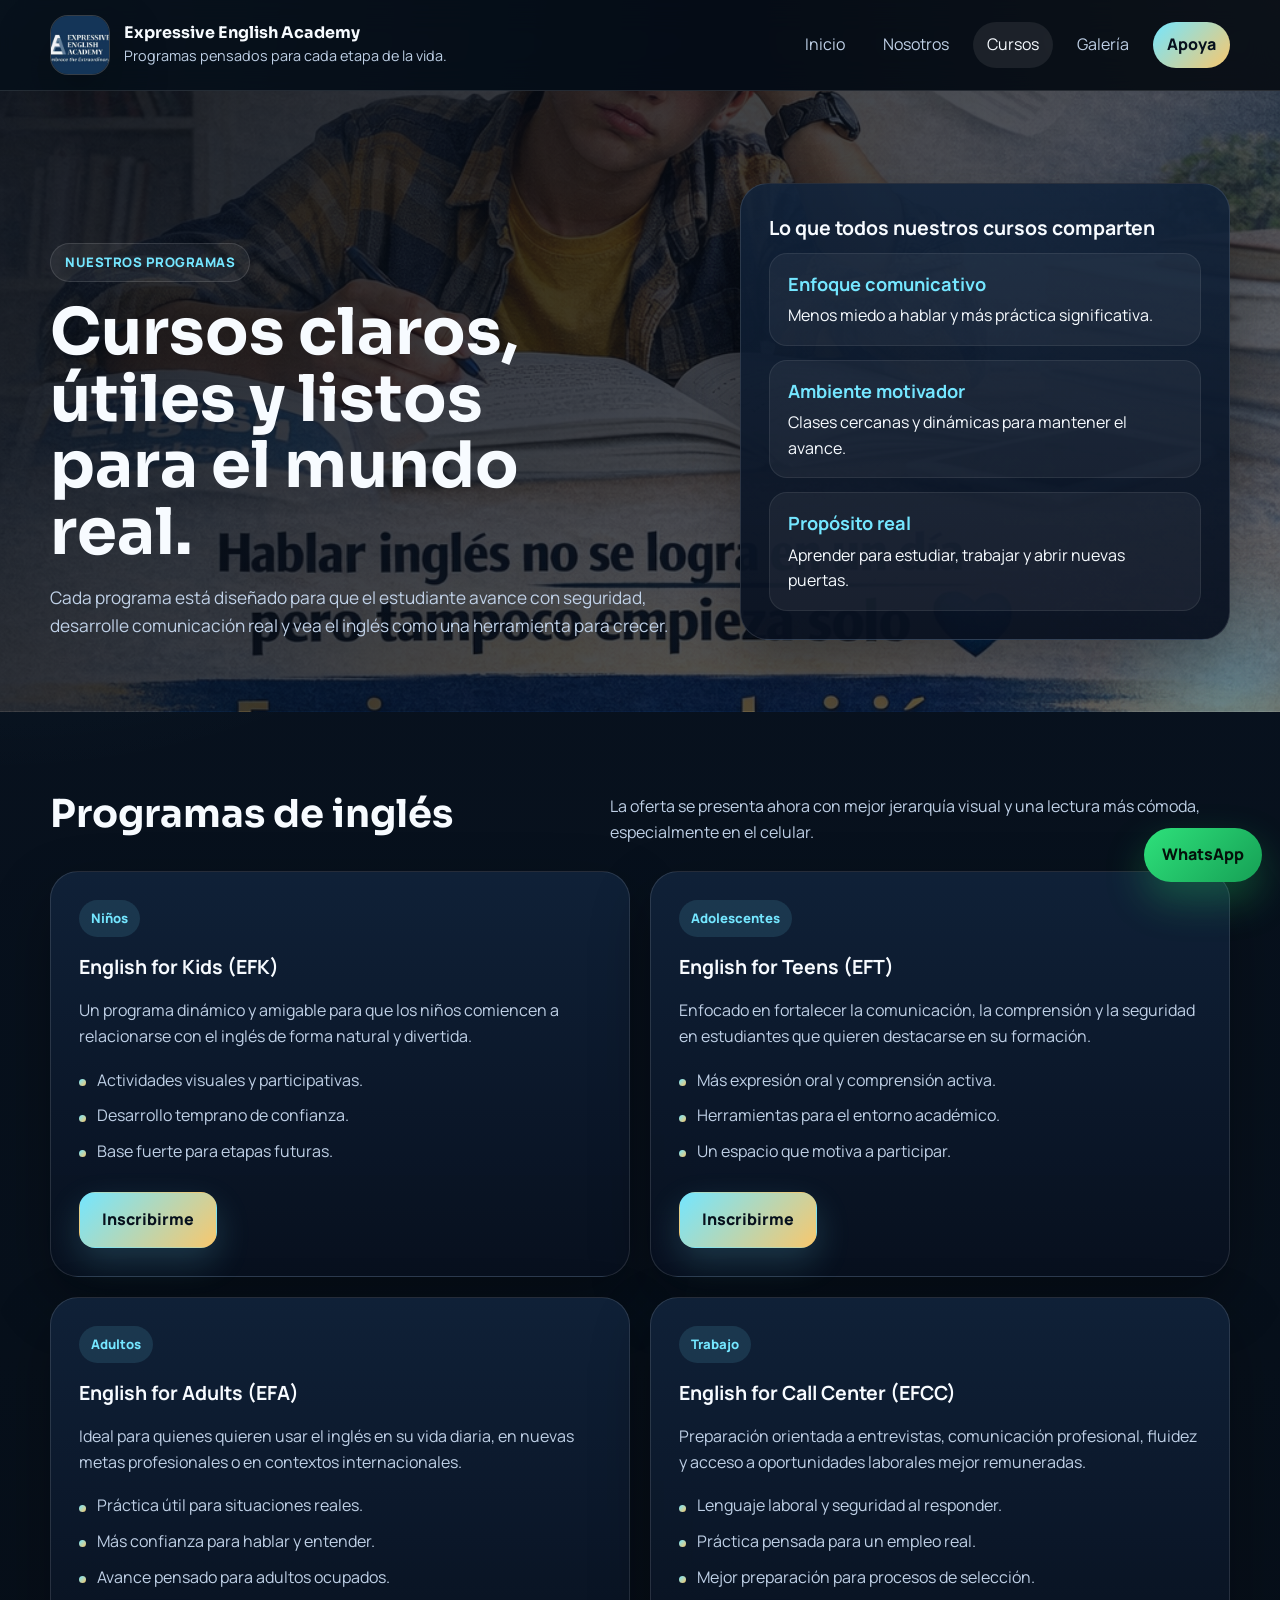
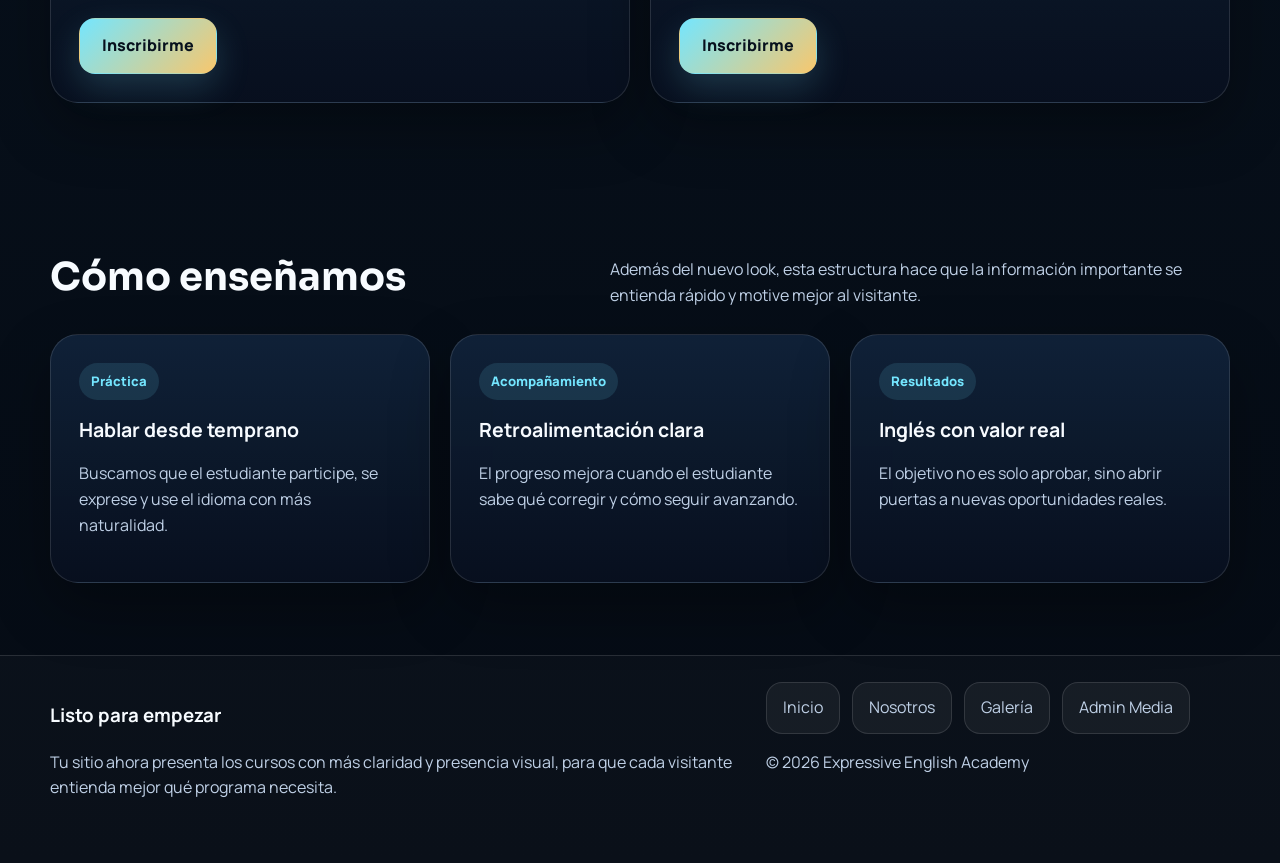
<file: courses.html>
<!DOCTYPE html>
<html lang="es">
<head>
  <meta charset="UTF-8">
  <meta name="viewport" content="width=device-width, initial-scale=1.0">
  <meta name="description" content="Conoce los cursos de ingl&eacute;s para ni&ntilde;os, adolescentes, adultos y preparaci&oacute;n laboral de Expressive English Academy.">
  <meta name="theme-color" content="#081220">
  <title>Expressive English Academy | Cursos</title>
  <style>
    @import url("https://fonts.googleapis.com/css2?family=Manrope:wght@400;500;600;700;800&family=Sora:wght@600;700;800&display=swap");

    :root {
      --bg: #061221;
      --panel: rgba(11, 26, 48, 0.88);
      --line: rgba(255, 255, 255, 0.12);
      --line-soft: rgba(255, 255, 255, 0.08);
      --text: #f7fbff;
      --muted: #bfd0e6;
      --accent: #74e6ff;
      --warm: #f8c76d;
      --shadow: 0 24px 60px rgba(0, 0, 0, 0.32);
      --radius-xl: 28px;
      --radius-lg: 22px;
      --radius-md: 16px;
      --radius-pill: 999px;
      --max-width: 1180px;
    }

    * {
      box-sizing: border-box;
    }

    html {
      scroll-behavior: smooth;
    }

    body {
      margin: 0;
      color: var(--text);
      font-family: "Manrope", sans-serif;
      line-height: 1.6;
      background:
        radial-gradient(circle at top left, rgba(116, 230, 255, 0.13), transparent 28%),
        radial-gradient(circle at top right, rgba(248, 199, 109, 0.14), transparent 22%),
        linear-gradient(180deg, #081220 0%, #07101b 55%, #050b14 100%);
    }

    img {
      display: block;
      max-width: 100%;
    }

    a {
      color: inherit;
      text-decoration: none;
    }

    button {
      font: inherit;
    }

    .container {
      width: min(var(--max-width), calc(100% - 2rem));
      margin: 0 auto;
    }

    .site-header {
      position: sticky;
      top: 0;
      z-index: 60;
      backdrop-filter: blur(16px);
      background: rgba(5, 11, 20, 0.78);
      border-bottom: 1px solid var(--line);
    }

    .header-inner {
      position: relative;
      display: flex;
      align-items: center;
      justify-content: space-between;
      gap: 1rem;
      padding: 15px 0;
    }

    .brand {
      display: flex;
      align-items: center;
      gap: 14px;
      min-width: 0;
    }

    .brand-logo {
      width: 60px;
      height: 60px;
      object-fit: cover;
      border-radius: 18px;
      border: 1px solid rgba(255, 255, 255, 0.14);
      box-shadow: var(--shadow);
      background: rgba(255,255,255,0.06);
    }

    .brand-copy strong {
      display: block;
      font-family: "Sora", sans-serif;
      font-size: 1rem;
      line-height: 1.3;
    }

    .brand-copy span {
      display: block;
      color: var(--muted);
      font-size: 0.9rem;
    }

    .nav-toggle {
      display: none;
      border: 1px solid var(--line);
      background: rgba(255, 255, 255, 0.05);
      color: var(--text);
      border-radius: var(--radius-pill);
      padding: 10px 16px;
      font-weight: 700;
      cursor: pointer;
    }

    .main-nav {
      display: flex;
      align-items: center;
      gap: 10px;
    }

    .main-nav a {
      padding: 10px 14px;
      border-radius: var(--radius-pill);
      color: var(--muted);
      transition: 0.25s ease;
    }

    .main-nav a:hover,
    .main-nav a.active {
      color: var(--text);
      background: rgba(255, 255, 255, 0.08);
    }

    .main-nav .nav-cta {
      color: #07111d;
      font-weight: 800;
      background: linear-gradient(135deg, var(--accent), var(--warm));
    }

    .hero {
      position: relative;
      overflow: hidden;
      padding: 92px 0 72px;
      background-image:
        linear-gradient(125deg, rgba(5, 11, 20, 0.9), rgba(5, 11, 20, 0.58)),
        var(--hero-image);
      background-size: cover;
      background-position: center;
    }

    .hero::after {
      content: "";
      position: absolute;
      right: -90px;
      bottom: -120px;
      width: 280px;
      height: 280px;
      border-radius: 50%;
      background: radial-gradient(circle, rgba(116, 230, 255, 0.26), transparent 70%);
      filter: blur(12px);
    }

    .hero-grid {
      position: relative;
      z-index: 1;
      display: grid;
      grid-template-columns: 1.15fr 0.85fr;
      gap: 26px;
      align-items: end;
    }

    .eyebrow {
      display: inline-flex;
      align-items: center;
      gap: 10px;
      padding: 8px 14px;
      border: 1px solid var(--line);
      border-radius: var(--radius-pill);
      background: rgba(255, 255, 255, 0.06);
      color: var(--accent);
      font-size: 0.82rem;
      font-weight: 800;
      letter-spacing: 0.04em;
      text-transform: uppercase;
    }

    .page-title {
      margin: 18px 0 0;
      font-family: "Sora", sans-serif;
      font-size: clamp(2.4rem, 5vw, 4.6rem);
      line-height: 1.04;
      max-width: 12ch;
    }

    .page-lead {
      margin: 18px 0 0;
      max-width: 62ch;
      color: var(--muted);
      font-size: 1.08rem;
    }

    .button-row {
      display: flex;
      flex-wrap: wrap;
      gap: 14px;
      margin-top: 28px;
    }

    .button {
      display: inline-flex;
      align-items: center;
      justify-content: center;
      gap: 10px;
      padding: 14px 22px;
      border: 1px solid transparent;
      border-radius: var(--radius-md);
      font-weight: 800;
      transition: 0.25s ease;
    }

    .button:hover {
      transform: translateY(-2px);
    }

    .button-primary {
      color: #07111d;
      background: linear-gradient(135deg, var(--accent), var(--warm));
      box-shadow: 0 14px 34px rgba(116, 230, 255, 0.18);
    }

    .button-secondary {
      background: rgba(255, 255, 255, 0.07);
      border-color: var(--line);
    }

    .panel,
    .feature-card,
    .course-card {
      border: 1px solid var(--line);
      border-radius: var(--radius-xl);
      background: linear-gradient(180deg, rgba(17, 35, 59, 0.9), rgba(8, 16, 31, 0.94));
      box-shadow: var(--shadow);
      padding: 28px;
    }

    .panel h3,
    .feature-card h3,
    .course-card h3 {
      margin-top: 0;
      margin-bottom: 10px;
      font-size: 1.22rem;
    }

    .panel p,
    .feature-card p,
    .course-card p {
      color: var(--muted);
    }

    .metric-list {
      display: grid;
      gap: 14px;
    }

    .metric-item {
      padding: 16px 18px;
      border-radius: 18px;
      border: 1px solid var(--line-soft);
      background: rgba(255, 255, 255, 0.05);
    }

    .metric-item strong {
      display: block;
      color: var(--accent);
      margin-bottom: 4px;
      font-size: 1.14rem;
    }

    .section {
      padding: 72px 0;
    }

    .section-heading {
      display: flex;
      align-items: end;
      justify-content: space-between;
      gap: 20px;
      flex-wrap: wrap;
      margin-bottom: 26px;
    }

    .section-heading h2 {
      margin: 0;
      font-family: "Sora", sans-serif;
      font-size: clamp(1.9rem, 3vw, 3rem);
    }

    .section-heading p {
      margin: 0;
      max-width: 62ch;
      color: var(--muted);
    }

    .courses-grid,
    .card-grid,
    .footer-grid {
      display: grid;
      gap: 20px;
    }

    .courses-grid {
      grid-template-columns: repeat(2, minmax(0, 1fr));
    }

    .card-grid {
      grid-template-columns: repeat(3, minmax(0, 1fr));
    }

    .badge {
      display: inline-flex;
      align-items: center;
      justify-content: center;
      margin-bottom: 14px;
      padding: 8px 12px;
      border-radius: var(--radius-pill);
      background: rgba(116, 230, 255, 0.12);
      color: var(--accent);
      font-size: 0.82rem;
      font-weight: 800;
    }

    .list {
      display: grid;
      gap: 10px;
      margin-top: 18px;
    }

    .list span {
      position: relative;
      display: block;
      padding-left: 18px;
      color: var(--muted);
    }

    .list span::before {
      content: "";
      position: absolute;
      left: 0;
      top: 0.72em;
      width: 7px;
      height: 7px;
      border-radius: 50%;
      background: linear-gradient(135deg, var(--accent), var(--warm));
    }

    .footer {
      padding: 26px 0 46px;
      border-top: 1px solid var(--line);
      background: rgba(255, 255, 255, 0.02);
    }

    .footer-grid {
      grid-template-columns: 1.2fr 0.8fr;
      align-items: start;
    }

    .footer-note,
    .muted {
      color: var(--muted);
    }

    .footer-links {
      display: flex;
      flex-wrap: wrap;
      gap: 12px;
    }

    .footer-links a {
      display: inline-flex;
      align-items: center;
      gap: 10px;
      padding: 12px 16px;
      border-radius: var(--radius-md);
      border: 1px solid var(--line);
      background: rgba(255, 255, 255, 0.05);
      color: var(--muted);
    }

    .footer-links a:hover {
      color: var(--text);
    }

    .floating-whatsapp {
      position: fixed;
      right: 18px;
      bottom: 18px;
      z-index: 70;
      display: inline-flex;
      align-items: center;
      gap: 10px;
      padding: 14px 18px;
      border-radius: var(--radius-pill);
      background: linear-gradient(135deg, #2ee17b, #16a055);
      color: #04110a;
      font-weight: 900;
      box-shadow: 0 18px 40px rgba(37, 211, 102, 0.3);
    }

    @media (max-width: 960px) {
      .nav-toggle {
        display: inline-flex;
        align-items: center;
        justify-content: center;
      }

      .main-nav {
        position: absolute;
        top: calc(100% + 12px);
        left: 0;
        right: 0;
        display: none;
        flex-direction: column;
        align-items: stretch;
        gap: 8px;
        padding: 16px;
        border: 1px solid var(--line);
        border-radius: 24px;
        background: rgba(5, 11, 20, 0.98);
        box-shadow: var(--shadow);
      }

      .main-nav.open {
        display: flex;
      }

      .hero-grid,
      .courses-grid,
      .card-grid,
      .footer-grid {
        grid-template-columns: 1fr;
      }
    }

    @media (max-width: 640px) {
      .hero {
        padding: 78px 0 58px;
      }

      .section {
        padding: 58px 0;
      }

      .page-title {
        max-width: 14ch;
      }

      .panel,
      .feature-card,
      .course-card {
        padding: 22px;
      }

      .brand-copy span {
        font-size: 0.82rem;
      }

      .floating-whatsapp {
        padding: 12px 16px;
        font-size: 0.95rem;
      }
    }
  </style>
</head>
<body>
  <header class="site-header">
    <div class="container header-inner">
      <a class="brand" href="index.html">
        <img class="brand-logo" src="foto8.jpg.jpg" alt="Logo de Expressive English Academy" onerror="this.style.display='none'">
        <div class="brand-copy">
          <strong>Expressive English Academy</strong>
          <span>Programas pensados para cada etapa de la vida.</span>
        </div>
      </a>

      <button class="nav-toggle" id="navToggle" aria-expanded="false" aria-controls="siteNav">Menu</button>

      <nav class="main-nav" id="siteNav">
        <a href="index.html">Inicio</a>
        <a href="about.html">Nosotros</a>
        <a class="active" href="courses.html">Cursos</a>
        <a href="gallery.html">Galer&iacute;a</a>
        <a class="nav-cta" href="donate.html">Apoya</a>
      </nav>
    </div>
  </header>

  <main>
    <section class="hero" style="--hero-image: url('foto11.jpg.png');">
      <div class="container hero-grid">
        <div>
          <span class="eyebrow">Nuestros programas</span>
          <h1 class="page-title">Cursos claros, &uacute;tiles y listos para el mundo real.</h1>
          <p class="page-lead">
            Cada programa est&aacute; dise&ntilde;ado para que el estudiante avance con seguridad,
            desarrolle comunicaci&oacute;n real y vea el ingl&eacute;s como una herramienta para crecer.
          </p>
        </div>

        <div class="panel">
          <h3>Lo que todos nuestros cursos comparten</h3>
          <div class="metric-list">
            <div class="metric-item">
              <strong>Enfoque comunicativo</strong>
              <span>Menos miedo a hablar y m&aacute;s pr&aacute;ctica significativa.</span>
            </div>
            <div class="metric-item">
              <strong>Ambiente motivador</strong>
              <span>Clases cercanas y din&aacute;micas para mantener el avance.</span>
            </div>
            <div class="metric-item">
              <strong>Prop&oacute;sito real</strong>
              <span>Aprender para estudiar, trabajar y abrir nuevas puertas.</span>
            </div>
          </div>
        </div>
      </div>
    </section>

    <section class="section">
      <div class="container">
        <div class="section-heading">
          <h2>Programas de ingl&eacute;s</h2>
          <p>
            La oferta se presenta ahora con mejor jerarqu&iacute;a visual y una lectura m&aacute;s c&oacute;moda,
            especialmente en el celular.
          </p>
        </div>

        <div class="courses-grid">
          <article class="course-card">
            <span class="badge">Ni&ntilde;os</span>
            <h3>English for Kids (EFK)</h3>
            <p>
              Un programa din&aacute;mico y amigable para que los ni&ntilde;os comiencen a relacionarse
              con el ingl&eacute;s de forma natural y divertida.
            </p>
            <div class="list">
              <span>Actividades visuales y participativas.</span>
              <span>Desarrollo temprano de confianza.</span>
              <span>Base fuerte para etapas futuras.</span>
            </div>
            <div class="button-row">
              <a class="button button-primary" href="https://wa.me/50582581434?text=Hola%20quiero%20informacion%20sobre%20English%20for%20Kids" target="_blank" rel="noopener">Inscribirme</a>
            </div>
          </article>

          <article class="course-card">
            <span class="badge">Adolescentes</span>
            <h3>English for Teens (EFT)</h3>
            <p>
              Enfocado en fortalecer la comunicaci&oacute;n, la comprensi&oacute;n y la seguridad en estudiantes
              que quieren destacarse en su formaci&oacute;n.
            </p>
            <div class="list">
              <span>M&aacute;s expresi&oacute;n oral y comprensi&oacute;n activa.</span>
              <span>Herramientas para el entorno acad&eacute;mico.</span>
              <span>Un espacio que motiva a participar.</span>
            </div>
            <div class="button-row">
              <a class="button button-primary" href="https://wa.me/50582581434?text=Hola%20quiero%20informacion%20sobre%20English%20for%20Teens" target="_blank" rel="noopener">Inscribirme</a>
            </div>
          </article>

          <article class="course-card">
            <span class="badge">Adultos</span>
            <h3>English for Adults (EFA)</h3>
            <p>
              Ideal para quienes quieren usar el ingl&eacute;s en su vida diaria, en nuevas metas
              profesionales o en contextos internacionales.
            </p>
            <div class="list">
              <span>Pr&aacute;ctica &uacute;til para situaciones reales.</span>
              <span>M&aacute;s confianza para hablar y entender.</span>
              <span>Avance pensado para adultos ocupados.</span>
            </div>
            <div class="button-row">
              <a class="button button-primary" href="https://wa.me/50582581434?text=Hola%20quiero%20informacion%20sobre%20English%20for%20Adults" target="_blank" rel="noopener">Inscribirme</a>
            </div>
          </article>

          <article class="course-card">
            <span class="badge">Trabajo</span>
            <h3>English for Call Center (EFCC)</h3>
            <p>
              Preparaci&oacute;n orientada a entrevistas, comunicaci&oacute;n profesional, fluidez y acceso
              a oportunidades laborales mejor remuneradas.
            </p>
            <div class="list">
              <span>Lenguaje laboral y seguridad al responder.</span>
              <span>Pr&aacute;ctica pensada para un empleo real.</span>
              <span>Mejor preparaci&oacute;n para procesos de selecci&oacute;n.</span>
            </div>
            <div class="button-row">
              <a class="button button-primary" href="https://wa.me/50582581434?text=Hola%20quiero%20informacion%20sobre%20English%20for%20Call%20Center" target="_blank" rel="noopener">Inscribirme</a>
            </div>
          </article>
        </div>
      </div>
    </section>

    <section class="section">
      <div class="container">
        <div class="section-heading">
          <h2>C&oacute;mo ense&ntilde;amos</h2>
          <p>
            Adem&aacute;s del nuevo look, esta estructura hace que la informaci&oacute;n importante
            se entienda r&aacute;pido y motive mejor al visitante.
          </p>
        </div>

        <div class="card-grid">
          <article class="feature-card">
            <span class="badge">Pr&aacute;ctica</span>
            <h3>Hablar desde temprano</h3>
            <p>Buscamos que el estudiante participe, se exprese y use el idioma con m&aacute;s naturalidad.</p>
          </article>

          <article class="feature-card">
            <span class="badge">Acompa&ntilde;amiento</span>
            <h3>Retroalimentaci&oacute;n clara</h3>
            <p>El progreso mejora cuando el estudiante sabe qu&eacute; corregir y c&oacute;mo seguir avanzando.</p>
          </article>

          <article class="feature-card">
            <span class="badge">Resultados</span>
            <h3>Ingl&eacute;s con valor real</h3>
            <p>El objetivo no es solo aprobar, sino abrir puertas a nuevas oportunidades reales.</p>
          </article>
        </div>
      </div>
    </section>
  </main>

  <footer class="footer">
    <div class="container footer-grid">
      <div>
        <h3>Listo para empezar</h3>
        <p class="footer-note">
          Tu sitio ahora presenta los cursos con m&aacute;s claridad y presencia visual, para que cada
          visitante entienda mejor qu&eacute; programa necesita.
        </p>
      </div>

      <div>
        <div class="footer-links">
          <a href="index.html">Inicio</a>
          <a href="about.html">Nosotros</a>
          <a href="gallery.html">Galer&iacute;a</a>
          <a href="admin-media.html">Admin Media</a>
        </div>
        <p class="muted" style="margin-top: 16px;">&copy; <span id="year"></span> Expressive English Academy</p>
      </div>
    </div>
  </footer>

  <a
    class="floating-whatsapp"
    href="https://wa.me/50582581434?text=Hola%20quiero%20informacion%20sobre%20los%20cursos%20de%20ingles"
    target="_blank"
    rel="noopener"
  >
    WhatsApp
  </a>

  <script>
    (function () {
      var navToggle = document.getElementById("navToggle");
      var siteNav = document.getElementById("siteNav");
      var year = document.getElementById("year");

      if (year) {
        year.textContent = new Date().getFullYear();
      }

      if (navToggle && siteNav) {
        navToggle.addEventListener("click", function () {
          var isOpen = siteNav.classList.toggle("open");
          navToggle.setAttribute("aria-expanded", String(isOpen));
        });

        siteNav.querySelectorAll("a").forEach(function (link) {
          link.addEventListener("click", function () {
            siteNav.classList.remove("open");
            navToggle.setAttribute("aria-expanded", "false");
          });
        });
      }
    })();
  </script>
</body>
</html>
</file>
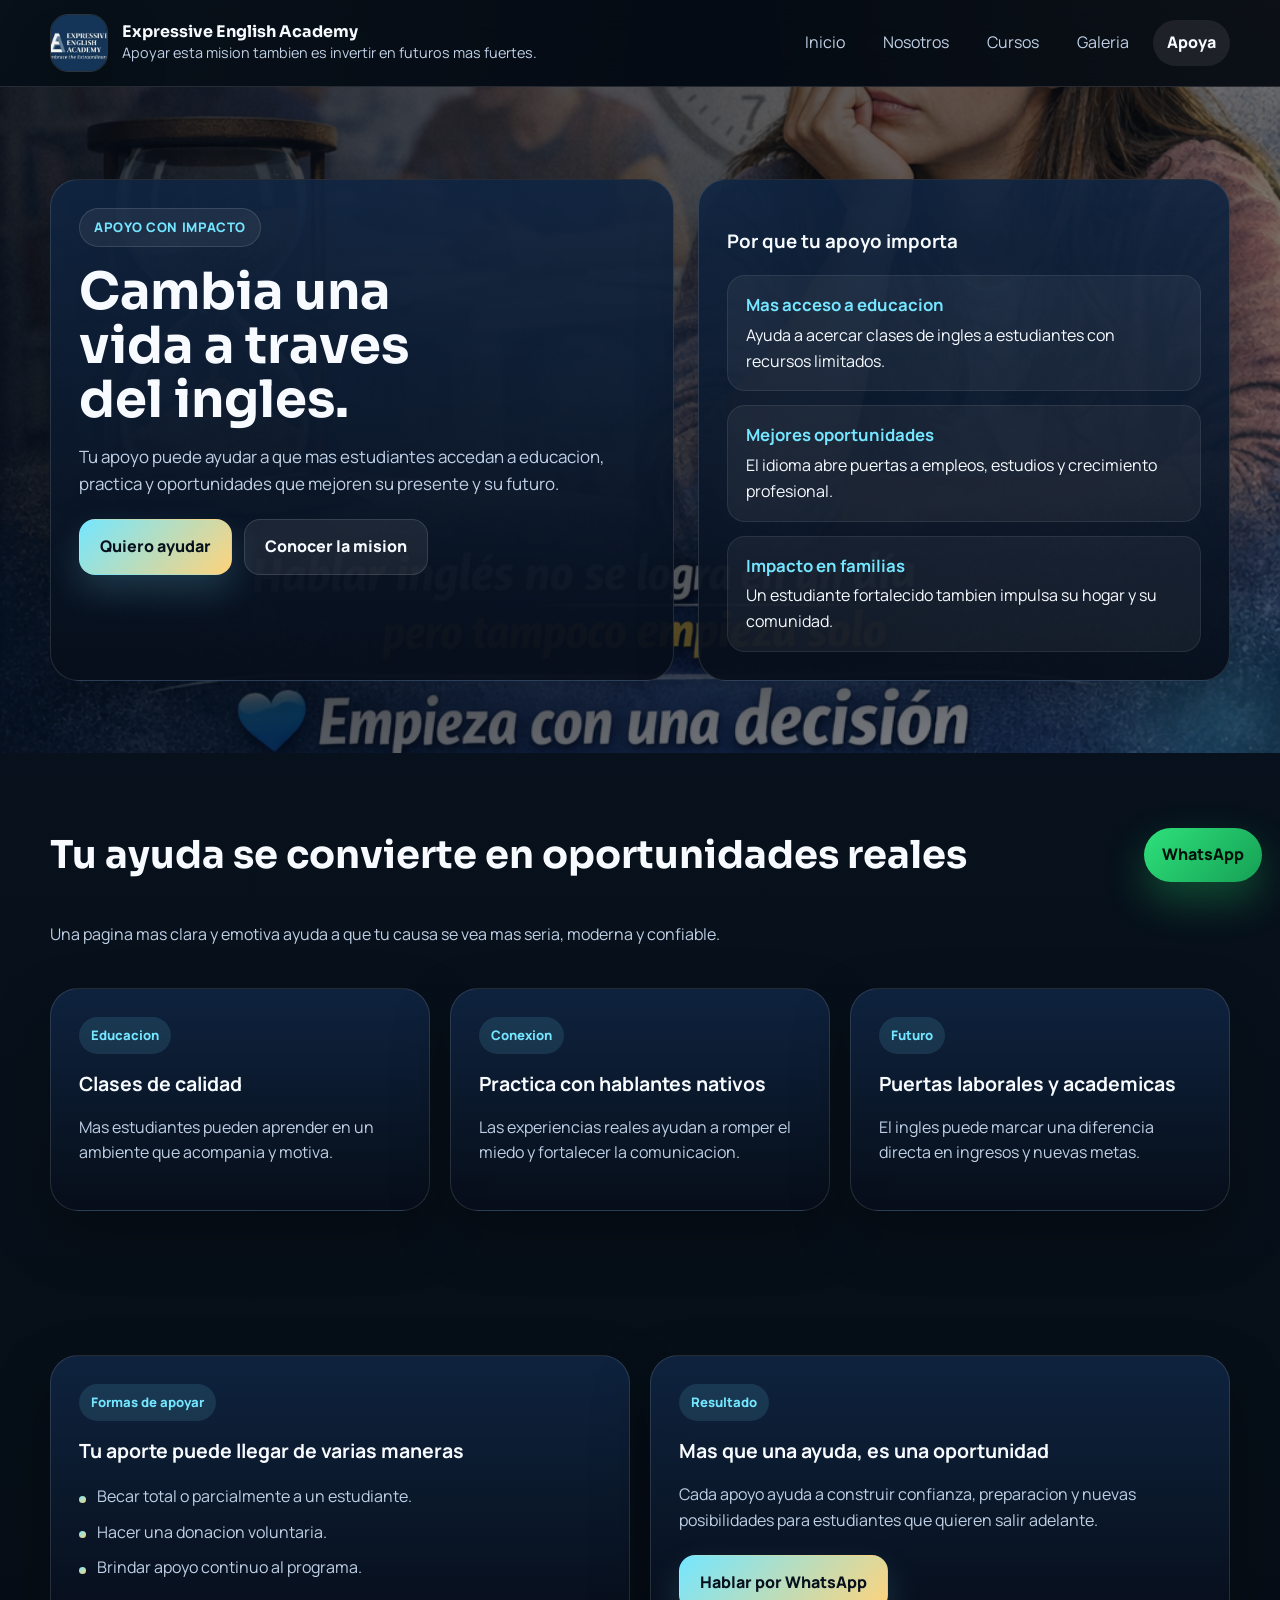
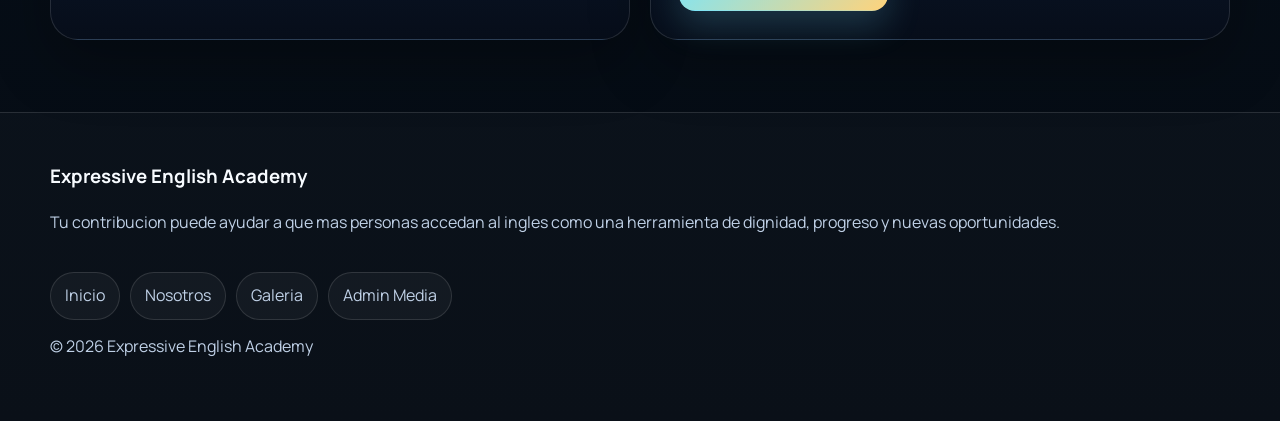
<file: donate.html>
<!DOCTYPE html>
<html lang="es">
<head>
  <meta charset="UTF-8">
  <meta name="viewport" content="width=device-width, initial-scale=1.0">
  <title>Expressive English Academy | Apoya</title>
  <meta name="theme-color" content="#081220">
  <meta name="description" content="Apoya a Expressive English Academy y ayuda a crear oportunidades reales por medio del ingles.">
  <style>
    @import url("https://fonts.googleapis.com/css2?family=Manrope:wght@400;500;600;700;800&family=Sora:wght@600;700;800&display=swap");

    :root {
      --line: rgba(255, 255, 255, 0.12);
      --text: #f7fbff;
      --muted: #bfd0e6;
      --accent: #74e6ff;
      --accent-2: #ffd37b;
      --shadow: 0 24px 60px rgba(0, 0, 0, 0.28);
      --radius-xl: 28px;
      --radius-lg: 22px;
      --radius-md: 16px;
      --radius-pill: 999px;
      --max: 1180px;
    }

    * {
      box-sizing: border-box;
    }

    html {
      scroll-behavior: smooth;
    }

    body {
      margin: 0;
      color: var(--text);
      font-family: "Manrope", sans-serif;
      line-height: 1.6;
      background:
        radial-gradient(circle at top left, rgba(116, 230, 255, 0.12), transparent 28%),
        radial-gradient(circle at top right, rgba(255, 211, 123, 0.14), transparent 22%),
        linear-gradient(180deg, #081220 0%, #07101a 55%, #050b13 100%);
    }

    img {
      display: block;
      max-width: 100%;
    }

    a {
      color: inherit;
      text-decoration: none;
    }

    button {
      font: inherit;
    }

    .container {
      width: min(1180px, calc(100% - 2rem));
      margin: 0 auto;
    }

    .site-header {
      position: sticky;
      top: 0;
      z-index: 80;
      background: rgba(5, 10, 18, 0.8);
      backdrop-filter: blur(16px);
      border-bottom: 1px solid var(--line);
    }

    .header-inner {
      position: relative;
      display: flex;
      align-items: center;
      justify-content: space-between;
      gap: 1rem;
      padding: 14px 0;
    }

    .brand {
      display: flex;
      align-items: center;
      gap: 14px;
      min-width: 0;
    }

    .brand-logo {
      width: 58px;
      height: 58px;
      object-fit: cover;
      border-radius: 18px;
      border: 1px solid rgba(255,255,255,0.15);
      box-shadow: var(--shadow);
    }

    .brand-copy strong {
      display: block;
      font-family: "Sora", sans-serif;
      font-size: 1rem;
      line-height: 1.2;
    }

    .brand-copy span {
      display: block;
      color: var(--muted);
      font-size: 0.9rem;
    }

    .nav-toggle {
      display: none;
      border: 1px solid var(--line);
      background: rgba(255,255,255,0.06);
      color: var(--text);
      padding: 10px 16px;
      border-radius: var(--radius-pill);
      font-weight: 800;
      cursor: pointer;
    }

    .main-nav {
      display: flex;
      align-items: center;
      gap: 10px;
    }

    .main-nav a {
      padding: 10px 14px;
      border-radius: var(--radius-pill);
      color: var(--muted);
      transition: 0.25s ease;
    }

    .main-nav a:hover,
    .main-nav a.active {
      color: var(--text);
      background: rgba(255,255,255,0.08);
    }

    .main-nav .nav-cta {
      color: #07111d;
      background: linear-gradient(135deg, var(--accent), var(--accent-2));
      font-weight: 900;
    }

    .hero {
      position: relative;
      overflow: hidden;
      padding: 92px 0 72px;
      background:
        linear-gradient(125deg, rgba(5, 11, 20, 0.82), rgba(5, 11, 20, 0.46)),
        url("foto10.jpg.png") center/cover no-repeat;
    }

    .hero::after {
      content: "";
      position: absolute;
      right: -90px;
      bottom: -120px;
      width: 300px;
      height: 300px;
      border-radius: 50%;
      background: radial-gradient(circle, rgba(116, 230, 255, 0.22), transparent 70%);
      filter: blur(10px);
    }

    .hero-grid {
      position: relative;
      z-index: 1;
      display: grid;
      grid-template-columns: 1.08fr 0.92fr;
      gap: 24px;
      align-items: stretch;
    }

    .hero-copy,
    .hero-card,
    .feature-card,
    .support-card,
    .cta-card {
      border: 1px solid var(--line);
      border-radius: var(--radius-xl);
      background: linear-gradient(180deg, rgba(16, 37, 66, 0.9), rgba(7, 14, 26, 0.94));
      box-shadow: var(--shadow);
    }

    .hero-copy,
    .hero-card,
    .feature-card,
    .support-card,
    .cta-card {
      padding: 28px;
    }

    .eyebrow {
      display: inline-flex;
      align-items: center;
      gap: 10px;
      padding: 8px 14px;
      border-radius: var(--radius-pill);
      border: 1px solid var(--line);
      background: rgba(255,255,255,0.06);
      color: var(--accent);
      text-transform: uppercase;
      letter-spacing: 0.05em;
      font-size: 0.82rem;
      font-weight: 800;
    }

    .page-title {
      margin: 18px 0 12px;
      font-family: "Sora", sans-serif;
      font-size: clamp(2.3rem, 4vw, 4.4rem);
      line-height: 1.05;
      max-width: 10ch;
    }

    .lead {
      color: var(--muted);
      font-size: 1.06rem;
      max-width: 58ch;
    }

    .button-row {
      display: flex;
      flex-wrap: wrap;
      gap: 12px;
      margin-top: 22px;
    }

    .button {
      display: inline-flex;
      align-items: center;
      justify-content: center;
      padding: 14px 20px;
      border: 1px solid transparent;
      border-radius: var(--radius-md);
      cursor: pointer;
      font-weight: 900;
      transition: 0.25s ease;
    }

    .button:hover {
      transform: translateY(-2px);
    }

    .button-primary {
      color: #07111d;
      background: linear-gradient(135deg, var(--accent), var(--accent-2));
      box-shadow: 0 16px 34px rgba(116, 230, 255, 0.18);
    }

    .button-secondary {
      background: rgba(255,255,255,0.07);
      border-color: var(--line);
      color: var(--text);
    }

    .feature-list {
      display: grid;
      gap: 14px;
      margin-top: 10px;
    }

    .feature-item {
      padding: 16px 18px;
      border-radius: 18px;
      border: 1px solid rgba(255,255,255,0.08);
      background: rgba(255,255,255,0.05);
    }

    .feature-item strong {
      display: block;
      color: var(--accent);
      margin-bottom: 4px;
      font-size: 1.05rem;
    }

    .section {
      padding: 72px 0;
    }

    .section-heading {
      display: flex;
      justify-content: space-between;
      align-items: end;
      gap: 20px;
      flex-wrap: wrap;
      margin-bottom: 24px;
    }

    .section-heading h2 {
      margin: 0;
      font-family: "Sora", sans-serif;
      font-size: clamp(1.9rem, 3vw, 3rem);
    }

    .section-heading p,
    .muted {
      color: var(--muted);
    }

    .cards-grid,
    .support-grid {
      display: grid;
      gap: 20px;
    }

    .cards-grid {
      grid-template-columns: repeat(3, minmax(0, 1fr));
    }

    .support-grid {
      grid-template-columns: 1fr 1fr;
    }

    .badge {
      display: inline-flex;
      align-items: center;
      justify-content: center;
      margin-bottom: 14px;
      padding: 8px 12px;
      border-radius: var(--radius-pill);
      background: rgba(116, 230, 255, 0.12);
      color: var(--accent);
      font-size: 0.82rem;
      font-weight: 800;
    }

    .feature-card h3,
    .support-card h3,
    .cta-card h3 {
      margin-top: 0;
      margin-bottom: 10px;
      font-size: 1.22rem;
    }

    .list {
      display: grid;
      gap: 10px;
      margin-top: 18px;
    }

    .list span {
      position: relative;
      display: block;
      padding-left: 18px;
      color: var(--muted);
    }

    .list span::before {
      content: "";
      position: absolute;
      left: 0;
      top: 0.72em;
      width: 7px;
      height: 7px;
      border-radius: 50%;
      background: linear-gradient(135deg, var(--accent), var(--accent-2));
    }

    .footer {
      padding: 30px 0 46px;
      border-top: 1px solid var(--line);
      background: rgba(255,255,255,0.02);
    }

    .footer-inner {
      display: flex;
      justify-content: space-between;
      align-items: flex-start;
      gap: 20px;
      flex-wrap: wrap;
    }

    .footer-links {
      display: flex;
      flex-wrap: wrap;
      gap: 10px;
    }

    .footer-links a {
      padding: 10px 14px;
      border-radius: var(--radius-pill);
      border: 1px solid var(--line);
      background: rgba(255,255,255,0.04);
      color: var(--muted);
    }

    .footer-links a:hover {
      color: var(--text);
    }

    .floating-whatsapp {
      position: fixed;
      right: 18px;
      bottom: 18px;
      z-index: 70;
      display: inline-flex;
      align-items: center;
      gap: 10px;
      padding: 14px 18px;
      border-radius: var(--radius-pill);
      background: linear-gradient(135deg, #2ee17b, #16a055);
      color: #04110a;
      font-weight: 900;
      box-shadow: 0 18px 40px rgba(37, 211, 102, 0.3);
    }

    @media (max-width: 960px) {
      .nav-toggle {
        display: inline-flex;
        align-items: center;
        justify-content: center;
      }

      .main-nav {
        position: absolute;
        top: calc(100% + 10px);
        left: 0;
        right: 0;
        display: none;
        flex-direction: column;
        align-items: stretch;
        gap: 8px;
        padding: 16px;
        border-radius: 24px;
        border: 1px solid var(--line);
        background: rgba(7, 13, 23, 0.98);
        box-shadow: var(--shadow);
      }

      .main-nav.open {
        display: flex;
      }

      .hero-grid,
      .cards-grid,
      .support-grid {
        grid-template-columns: 1fr;
      }
    }

    @media (max-width: 640px) {
      .hero {
        padding: 68px 0 54px;
      }

      .hero-copy,
      .hero-card,
      .feature-card,
      .support-card,
      .cta-card {
        padding: 22px;
      }

      .page-title {
        max-width: 12ch;
      }

      .brand-copy span {
        font-size: 0.82rem;
      }
    }
  </style>
</head>
<body>
  <header class="site-header">
    <div class="container header-inner">
      <a class="brand" href="index.html">
        <img class="brand-logo" src="foto8.jpg.jpg" alt="Logo de Expressive English Academy">
        <div class="brand-copy">
          <strong>Expressive English Academy</strong>
          <span>Apoyar esta mision tambien es invertir en futuros mas fuertes.</span>
        </div>
      </a>

      <button class="nav-toggle" id="navToggle" aria-expanded="false">Menu</button>

      <nav class="main-nav" id="siteNav">
        <a href="index.html">Inicio</a>
        <a href="about.html">Nosotros</a>
        <a href="courses.html">Cursos</a>
        <a href="gallery.html">Galeria</a>
        <a class="nav-cta active" href="donate.html">Apoya</a>
      </nav>
    </div>
  </header>

  <main>
    <section class="hero">
      <div class="container hero-grid">
        <div class="hero-copy">
          <span class="eyebrow">Apoyo con impacto</span>
          <h1 class="page-title">Cambia una vida a traves del ingles.</h1>
          <p class="lead">
            Tu apoyo puede ayudar a que mas estudiantes accedan a educacion, practica y
            oportunidades que mejoren su presente y su futuro.
          </p>

          <div class="button-row">
            <a class="button button-primary" href="https://wa.me/50582581434?text=Hola%20quiero%20informacion%20sobre%20como%20donar%20o%20becar%20a%20un%20estudiante" target="_blank" rel="noopener">Quiero ayudar</a>
            <a class="button button-secondary" href="about.html">Conocer la mision</a>
          </div>
        </div>

        <div class="hero-card">
          <h3>Por que tu apoyo importa</h3>
          <div class="feature-list">
            <div class="feature-item">
              <strong>Mas acceso a educacion</strong>
              <span>Ayuda a acercar clases de ingles a estudiantes con recursos limitados.</span>
            </div>
            <div class="feature-item">
              <strong>Mejores oportunidades</strong>
              <span>El idioma abre puertas a empleos, estudios y crecimiento profesional.</span>
            </div>
            <div class="feature-item">
              <strong>Impacto en familias</strong>
              <span>Un estudiante fortalecido tambien impulsa su hogar y su comunidad.</span>
            </div>
          </div>
        </div>
      </div>
    </section>

    <section class="section">
      <div class="container">
        <div class="section-heading">
          <h2>Tu ayuda se convierte en oportunidades reales</h2>
          <p>
            Una pagina mas clara y emotiva ayuda a que tu causa se vea mas seria, moderna y confiable.
          </p>
        </div>

        <div class="cards-grid">
          <article class="feature-card">
            <span class="badge">Educacion</span>
            <h3>Clases de calidad</h3>
            <p class="muted">Mas estudiantes pueden aprender en un ambiente que acompania y motiva.</p>
          </article>

          <article class="feature-card">
            <span class="badge">Conexion</span>
            <h3>Practica con hablantes nativos</h3>
            <p class="muted">Las experiencias reales ayudan a romper el miedo y fortalecer la comunicacion.</p>
          </article>

          <article class="feature-card">
            <span class="badge">Futuro</span>
            <h3>Puertas laborales y academicas</h3>
            <p class="muted">El ingles puede marcar una diferencia directa en ingresos y nuevas metas.</p>
          </article>
        </div>
      </div>
    </section>

    <section class="section">
      <div class="container support-grid">
        <article class="support-card">
          <span class="badge">Formas de apoyar</span>
          <h3>Tu aporte puede llegar de varias maneras</h3>
          <div class="list">
            <span>Becar total o parcialmente a un estudiante.</span>
            <span>Hacer una donacion voluntaria.</span>
            <span>Brindar apoyo continuo al programa.</span>
          </div>
        </article>

        <article class="cta-card">
          <span class="badge">Resultado</span>
          <h3>Mas que una ayuda, es una oportunidad</h3>
          <p class="muted">
            Cada apoyo ayuda a construir confianza, preparacion y nuevas posibilidades para
            estudiantes que quieren salir adelante.
          </p>
          <div class="button-row">
            <a class="button button-primary" href="https://wa.me/50582581434?text=Hola%20quiero%20informacion%20sobre%20como%20donar%20o%20becar%20a%20un%20estudiante" target="_blank" rel="noopener">Hablar por WhatsApp</a>
          </div>
        </article>
      </div>
    </section>
  </main>

  <footer class="footer">
    <div class="container footer-inner">
      <div>
        <h3>Expressive English Academy</h3>
        <p class="muted">
          Tu contribucion puede ayudar a que mas personas accedan al ingles como una herramienta
          de dignidad, progreso y nuevas oportunidades.
        </p>
      </div>

      <div>
        <div class="footer-links">
          <a href="index.html">Inicio</a>
          <a href="about.html">Nosotros</a>
          <a href="gallery.html">Galeria</a>
          <a href="admin-media.html">Admin Media</a>
        </div>
        <p class="muted" style="margin-top: 14px;">&copy; <span id="year"></span> Expressive English Academy</p>
      </div>
    </div>
  </footer>

  <a
    class="floating-whatsapp"
    href="https://wa.me/50582581434?text=Hola%20quiero%20informacion%20sobre%20los%20cursos%20y%20tambien%20como%20puedo%20apoyar%20con%20donaciones"
    target="_blank"
    rel="noopener"
  >
    WhatsApp
  </a>

  <script>
    (function () {
      var navToggle = document.getElementById("navToggle");
      var siteNav = document.getElementById("siteNav");
      var year = document.getElementById("year");

      if (navToggle && siteNav) {
        navToggle.addEventListener("click", function () {
          var isOpen = siteNav.classList.toggle("open");
          navToggle.setAttribute("aria-expanded", String(isOpen));
        });
      }

      if (year) {
        year.textContent = new Date().getFullYear();
      }
    })();
  </script>
</body>
</html>
</file>
